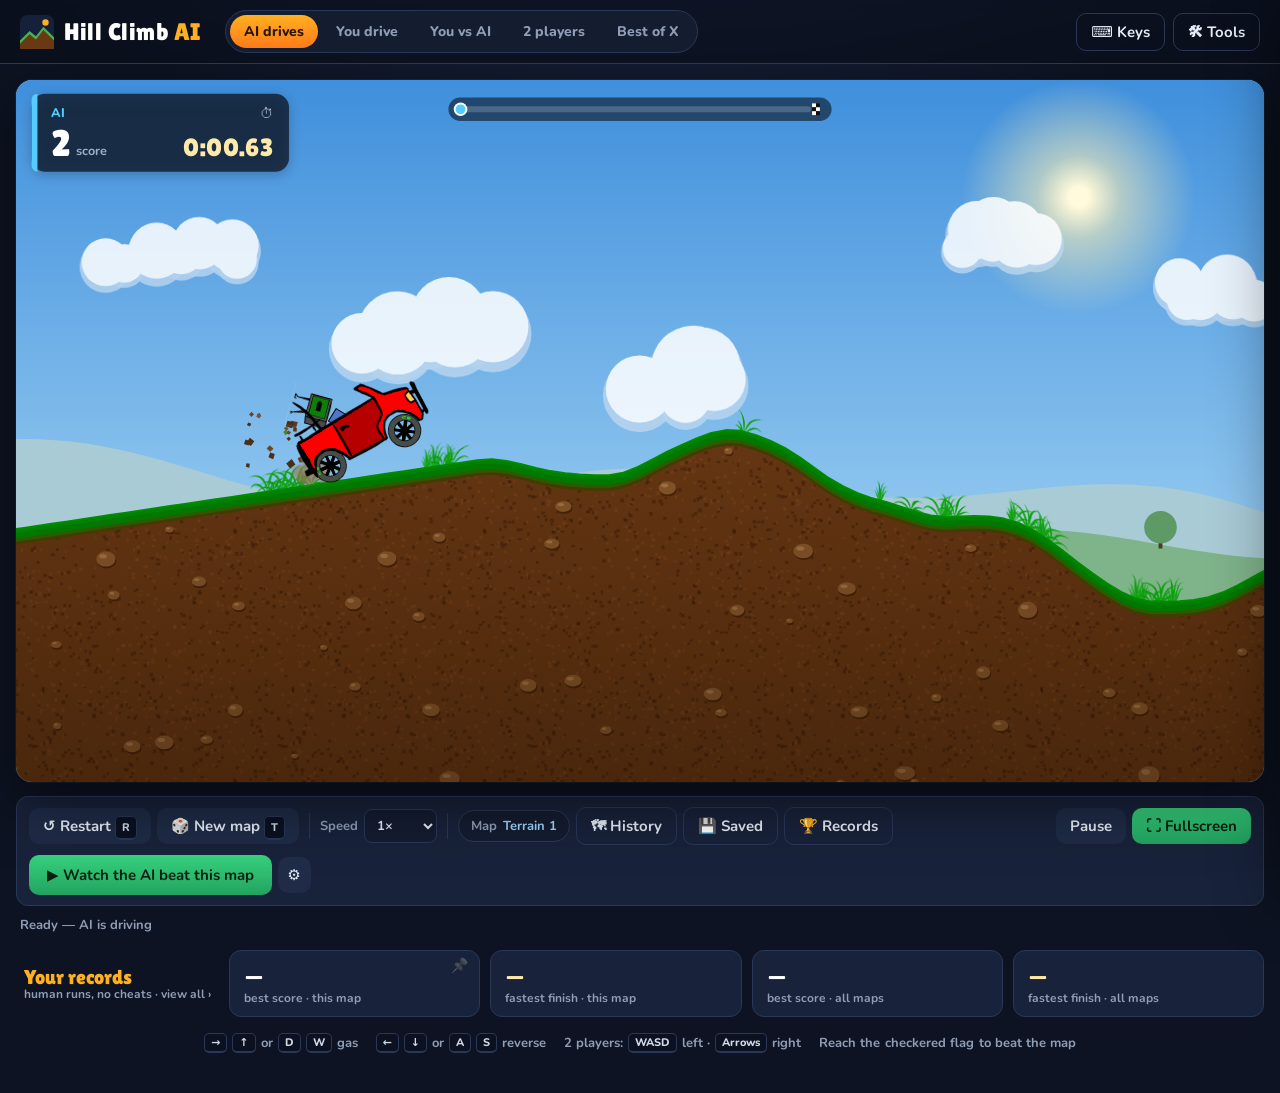
<file: web/index.html>
<!DOCTYPE html>
<html lang="en">
<head>
<meta charset="utf-8">
<meta name="viewport" content="width=device-width, initial-scale=1">
<title>Hill Climb AI</title>
<meta name="description" content="Drive a physics hill-climb car yourself, race a trained AI, or watch it beat the game.">
<link rel="icon" href="data:image/svg+xml,%3Csvg xmlns='http://www.w3.org/2000/svg' viewBox='0 0 64 64'%3E%3Crect width='64' height='64' rx='14' fill='%2315203a'/%3E%3Cpath d='M0 48 L18 30 L30 40 L44 22 L64 42 V64 H0Z' fill='%234caf50'/%3E%3Cpath d='M0 54 L18 36 L30 46 L44 28 L64 48 V64 H0Z' fill='%236a3913'/%3E%3Ccircle cx='48' cy='14' r='6' fill='%23ffb020'/%3E%3C/svg%3E">
<link rel="preconnect" href="https://fonts.googleapis.com">
<link rel="preconnect" href="https://fonts.gstatic.com" crossorigin>
<link href="https://fonts.googleapis.com/css2?family=Lilita+One&family=Nunito:wght@600;700;800&display=swap" rel="stylesheet">
<link rel="stylesheet" href="style.css">
</head>
<body>

<header class="topbar">
  <div class="brand">
    <svg class="brand-mark" viewBox="0 0 64 64" aria-hidden="true"><rect width="64" height="64" rx="14" fill="#15203a"/><path d="M0 48 L18 30 L30 40 L44 22 L64 42 V64 H0Z" fill="#4caf50"/><path d="M0 54 L18 36 L30 46 L44 28 L64 48 V64 H0Z" fill="#6a3913"/><circle cx="48" cy="14" r="6" fill="#ffb020"/></svg>
    <span class="brand-name">Hill Climb <em>AI</em></span>
  </div>
  <!-- The mode tabs drive the hidden #mode select, which stays the single source of the
       current mode (Alt+1…5 and the search code read/write it). Order matches Alt+N. -->
  <nav class="modes" id="mode_tabs" aria-label="Game mode">
    <button data-mode="ai" title="Watch the AI drive (Alt+1)">AI drives</button>
    <button data-mode="human" title="Drive it yourself (Alt+2)">You drive</button>
    <button data-mode="vs" title="Race the AI on the same map (Alt+3)">You vs AI</button>
    <button data-mode="hvh" title="Two players, split screen: WASD vs arrows (Alt+4)">2 players</button>
    <button data-mode="bestofx" title="Run the AI X times and keep the best (Alt+5)">Best of X</button>
    <button data-mode="aivai" class="dev-only" title="Dev: main AI vs AI B on the same map">AI vs AI</button>
  </nav>
  <select id="mode" aria-hidden="true" tabindex="-1">
    <option value="ai">AI only</option>
    <option value="human">Human only</option>
    <option value="vs">Human vs AI</option>
    <option value="hvh">Human vs Human (split)</option>
    <option value="bestofx">Best of X (AI)</option>
    <option value="aivai">AI vs AI (dev)</option>
  </select>
  <div class="topbar-right">
    <button id="keybinds_btn" class="ghost" title="Keyboard shortcuts">⌨ Keys</button>
    <button id="drawer_btn" class="ghost" title="Readouts, cheats and debug tools">🛠 Tools</button>
  </div>
</header>

<main class="main">
  <div class="stage-frame" id="stage_frame">
    <canvas id="stage" width="1280" height="720" tabindex="0"></canvas>
    <div id="toast" role="status"></div>
    <label id="endcard_cheats" class="endcard-toggle" style="display:none;"
           title="Also show records set with cheats (⚠ red = a cheated run set it)">
      <input type="checkbox"> Show cheat records</label>
  </div>

  <div class="toolbar">
    <div class="group">
      <button id="reset_pos" title="Put the car(s) back at the start of this same map (R)">↺ Restart <kbd>R</kbd></button>
      <button id="reset" title="Generate a brand-new random map (T)">🎲 New map <kbd>T</kbd></button>
    </div>
    <div class="sep"></div>
    <label class="group label" title="Simulation speed (Shift+Scroll also steps this). Slow-mo runs aren't recorded.">Speed
      <select id="speed">
        <option value="0.25">0.25×</option>
        <option value="0.5">0.5×</option>
        <option value="1" selected>1×</option>
        <option value="2">2×</option>
        <option value="4">4×</option>
        <option value="8">8×</option>
      </select>
    </label>
    <div class="sep"></div>
    <div class="group">
      <span class="chip" title="The map you're on"><span class="lbl">Map</span><span id="current_terrain_box">—</span></span>
      <button id="terrains_btn" class="ghost" title="Maps generated this session — click to re-load one">🗺 History</button>
      <button id="saved_btn" class="ghost" title="Maps you've saved in this browser — save, load, or delete">💾 Saved</button>
      <button id="records_btn" class="ghost" title="Every map you hold a record on — load one to beat it">🏆 Records</button>
    </div>
    <div class="group push-right">
      <button id="pause" title="Pause / Resume (P)">Pause</button>
      <button id="fullscreen_btn" class="primary" title="Fullscreen the game screen (Esc to exit)">⛶ Fullscreen</button>
    </div>
    <div class="group cta">
      <button id="backtrack_run" class="primary" title="Run the rewind-and-retry search on THIS map, then replay it — it flies off the end if it can, otherwise it shows the best run it managed.">▶ Watch the AI beat this map</button>
      <button id="backtrack_abort" class="danger" style="display:none;">Abort</button>
      <details class="pop">
        <summary title="Search settings">⚙</summary>
        <div class="pop-body">
          <label>Tick budget
            <input id="backtrack_budget" type="number" value="120000" min="5000" step="10000" title="Max physics ticks before giving up (hard maps need more)">
          </label>
          The search gives up after this many physics ticks. Raise it if the AI keeps
          running out on a hard map.
        </div>
      </details>
    </div>
  </div>

  <div id="bestofx_panel" style="display:none;">
    <div class="row">
      <label class="label">Max attempts (X)
        <input id="bestofx_n" type="number" value="15" min="1" max="200" title="Stops early once a map is solved (an attempt reaches the finish). More attempts solve more maps, with diminishing returns."></label>
      <button id="bestofx_run" class="primary">Run</button>
      <button id="bestofx_abort" class="danger" style="display:none;">Abort</button>
      <span id="bestofx_status"></span>
      <span id="bestofx_results" style="display:none;">
        <label class="label">Pick run
          <select id="bestofx_select"></select>
        </label>
        <button id="bestofx_watch">Watch</button>
      </span>
    </div>
  </div>

  <div class="subbar">
    <span id="status">Loading model + physics…</span>
    <span id="backtrack_replaying" class="pill" style="display:none;">● Replaying run</span>
    <span id="backtrack_status"></span>
  </div>

  <section class="records" aria-label="Your records">
    <button class="records-title" id="records_title_btn" title="Open the Records menu">Your records<small>human runs, no cheats · view all ›</small></button>
    <div class="rec" id="rec_map_score"><div class="rec-val">—</div><div class="rec-sub">best score · this map</div>
      <button id="rec_pin" class="rec-pin" title="Pin this map: keep it in Records for good, without saving it">📌</button></div>
    <div class="rec time" id="rec_map_time"><div class="rec-val">—</div><div class="rec-sub">fastest finish · this map</div></div>
    <div class="rec" id="rec_all_score"><div class="rec-val">—</div><div class="rec-sub">best score · all maps</div></div>
    <div class="rec time" id="rec_all_time"><div class="rec-val">—</div><div class="rec-sub">fastest finish · all maps</div></div>
  </section>

  <div class="hint">
    <span><kbd>→</kbd><kbd>↑</kbd> or <kbd>D</kbd><kbd>W</kbd> gas</span>
    <span><kbd>←</kbd><kbd>↓</kbd> or <kbd>A</kbd><kbd>S</kbd> reverse</span>
    <span>2 players: <kbd>WASD</kbd> left · <kbd>Arrows</kbd> right</span>
    <span>Reach the <b>checkered flag</b> to beat the map</span>
  </div>
</main>

<!-- Tools drawer: readouts, cheats, status messages, debug. Every control keeps its
     keyboard shortcut, so it works with the drawer closed too. -->
<aside id="drawer" class="drawer" aria-label="Tools">
  <div class="drawer-head">
    <h2>🛠 Tools</h2>
    <button id="drawer_close" class="ghost" title="Close (Esc)">✕</button>
  </div>

  <h3>Readouts</h3>
  <label class="toggle" title="Height above the fall-off line, in metres"><input type="checkbox" id="bp_altimeter"><span class="sw"></span>Altimeter<kbd>H</kbd></label>
  <label class="toggle" title="Whole-vehicle speed in m/s"><input type="checkbox" id="bp_speed"><span class="sw"></span>Velocity<kbd>V</kbd></label>
  <label class="toggle" title="Your current-position score (drops if you roll back)"><input type="checkbox" id="bp_distance"><span class="sw"></span>Current distance<kbd>C</kbd></label>

  <h3>Cheats</h3>
  <label class="toggle" title="Head hits / falling off / AI timeout won't kill"><input type="checkbox" id="bp_invince"><span class="sw"></span>Invincible<kbd>I</kbd></label>
  <label class="toggle" title="Gravity off — everything keeps its velocity"><input type="checkbox" id="bp_zerog"><span class="sw"></span>Zero-G<kbd>Z</kbd></label>
  <label class="toggle" title="WASD/arrows fly at constant speed; scroll = speed"><input type="checkbox" id="bp_flight"><span class="sw"></span>Flight<kbd>G</kbd></label>
  <label class="toggle" title="WASD/arrows thrust like a rocket; scroll = thrust"><input type="checkbox" id="bp_rocket"><span class="sw"></span>Rocket<kbd>J</kbd></label>
  <label class="toggle" title="Mirror every movement key (a handicap — still counts for records)"><input type="checkbox" id="bp_reverse"><span class="sw"></span>Reverse controls<kbd>K</kbd></label>
  <div class="btn-grid" style="margin-top:8px;">
    <button id="bp_float" title="Lift every car ~300px, keeping velocity (F)">Float <kbd>F</kbd></button>
    <button id="bp_stop" title="Zero all velocity on every car (X)">Stop <kbd>X</kbd></button>
    <button id="bp_underworld" title="Drop every car to 1.5 m above the fall-off line (U)">Underworld <kbd>U</kbd></button>
    <button id="bp_openexit" title="Toggle the underworld's right wall (E)"><span class="btn-label">Open Exit</span> <kbd>E</kbd></button>
    <button id="bp_teleport" title="Teleport the car(s): X = score, Y = altitude">Teleport…</button>
  </div>
  <p class="note">Any cheat (and slow-mo below 1×) makes that run count toward cheat records only. Reverse controls still counts.</p>

  <h3>Messages</h3>
  <span id="bp_status"></span>

  <details id="advanced_panel">
    <summary>🧪 Physics playground</summary>
    <div class="tune-presets">
      <span class="dbg-lbl">Presets (they stack):</span>
      <div id="tune_presets" class="tune-preset-btns"></div>
      <button id="tune_resetall" class="danger">Reset all</button>
    </div>
    <div id="tune_root"></div>
    <p class="note">Changes affect every car, the AI included (it was trained on stock physics, so expect chaos). Any change makes the run count toward cheat records only. Double-click a knob's name to reset it.</p>
  </details>

  <!-- Dev mode (game/dev.js): hidden until unlocked with the password. -->
  <section id="dev_section" class="dev-only">
    <div class="dev-head"><h3>🔧 Dev mode</h3><button id="dev_lock" class="ghost" title="Hide the dev tools again">Lock</button></div>
    <label class="toggle" title="Draw the AI's look-ahead probes, wheel-contact flags and action probabilities"><input type="checkbox" id="dev_vision"><span class="sw"></span>AI vision</label>
    <label class="toggle" title="Draw Box2D shapes, joints, contact points and velocities"><input type="checkbox" id="dev_b2d"><span class="sw"></span>Box2D debug draw</label>
    <div class="dbg">
      Time (<kbd>.</kbd> step · <kbd>Q</kbd> save · <kbd>L</kbd> load):<br>
      <button id="dev_step" title="Pause and advance exactly one physics tick (.)">⏭ Step tick</button>
      <button id="dev_qsave" title="Save the whole sim state (Q)">💾 Quick-save</button>
      <button id="dev_qload" title="Restore the quick-save (L) — the run then counts as cheated">⤺ Quick-load</button>
    </div>
    <div class="dbg">
      Models — main: <b id="dev_model_a">deployed</b> · AI B: <b id="dev_model_b">deployed</b><br>
      <button id="dev_load_a" title="Pick an .onnx and its policy_meta.json">Load main AI…</button>
      <button id="dev_load_b" title="Pick an .onnx and its policy_meta.json">Load AI B…</button>
      <button id="dev_models_reset">Both → deployed</button>
      <input type="file" id="dev_model_file" accept=".onnx,.json" multiple hidden>
    </div>
    <div class="dbg">
      Map JSON (loads in the Python harness: <code>--map-json</code>):<br>
      <button id="dev_map_copy">Copy</button>
      <button id="dev_map_dl">Download</button>
      <button id="dev_map_paste">Paste</button>
      <button id="dev_map_open">Open file…</button>
      <input type="file" id="dev_map_file" accept=".json" hidden>
    </div>
    <div class="dbg">
      Spin-investigation presets:<br>
      <button id="bp_unmask" class="danger" title="No damping + stiff under-damped suspension: exposes the suspension-resonance spin">🔥 Unmask</button>
      <button id="bp_motorspin" class="danger" title="Motor speed ×2: reproduces the sustained CCW spin">🌀 Motor-spin</button>
    </div>
    <div class="dbg">
      Human runs (every clean run you drive while dev mode is on):<br>
      <button id="hr_download" title="Download every stored run: per-tick actions + the terrain">💾 Save runs</button>
      <button id="hr_clear" class="danger" title="Delete every stored run from this browser">Clear all</button><br>
      <span id="hr_count"></span>
      <div id="hr_list"></div>
    </div>
    <div class="dbg">
      Bug probe <span>(use <b>You drive</b>)</span>:<br>
      <button id="bp_flag" title="Mark this moment in the recording so it is easy to find later" style="background:#a63;">⚑ Flag unusual</button>
      <button id="bp_download">Download recording</button><br>
      <span id="bp_live"></span>
    </div>
  </section>
  <button id="dev_unlock_btn" class="dev-unlock" title="Developer tools (password)">🔒 Dev</button>
</aside>

<div id="dev_panel" class="hcr-modal">
  <div class="modal-title">🔒 Dev mode</div>
  <form id="dev_form" class="dev-form" autocomplete="off">
    <input id="dev_pw" type="password" placeholder="Password" aria-label="Dev password">
    <button type="submit" class="primary">Unlock</button>
  </form>
  <div id="dev_err" class="modal-note"></div>
  <div class="modal-footer"><button id="dev_close">Cancel (Esc)</button></div>
</div>

<div id="keybinds_panel" class="hcr-modal" style="display:none;">
  <div class="modal-title">⌨ Keyboard shortcuts</div>
  <table class="keys">
    <tr class="sec"><td colspan="2">Driving</td></tr>
    <tr><td><kbd>→</kbd> <kbd>↑</kbd> / <kbd>D</kbd> <kbd>W</kbd></td><td>Gas (forward)</td></tr>
    <tr><td><kbd>←</kbd> <kbd>↓</kbd> / <kbd>A</kbd> <kbd>S</kbd></td><td>Reverse — either set works in single-player</td></tr>
    <tr><td><kbd>WASD</kbd> / <kbd>Arrows</kbd></td><td>2 players: left player / right player</td></tr>
    <tr class="sec"><td colspan="2">Game</td></tr>
    <tr><td><kbd>R</kbd></td><td>Restart (same map)</td></tr>
    <tr><td><kbd>T</kbd></td><td>New map</td></tr>
    <tr><td><kbd>P</kbd></td><td>Pause / Resume</td></tr>
    <tr><td><kbd>Alt</kbd>+<kbd>1</kbd>…<kbd>5</kbd></td><td>Mode: AI drives · You drive · You vs AI · 2 players · Best of X</td></tr>
    <tr><td><kbd>Shift</kbd>+Scroll</td><td>Sim speed (0.25×–8×, scroll up = faster)</td></tr>
    <tr class="sec"><td colspan="2">Readouts</td></tr>
    <tr><td><kbd>H</kbd></td><td>Altimeter</td></tr>
    <tr><td><kbd>V</kbd></td><td>Velocity</td></tr>
    <tr><td><kbd>C</kbd></td><td>Current distance (under your score)</td></tr>
    <tr class="sec"><td colspan="2">Cheats (runs using them aren't recorded)</td></tr>
    <tr><td><kbd>I</kbd></td><td>Invincible</td></tr>
    <tr><td><kbd>Z</kbd></td><td>Zero-G</td></tr>
    <tr><td><kbd>F</kbd></td><td>Float car up</td></tr>
    <tr><td><kbd>U</kbd></td><td>Underworld (drop to 1.5 m above the fall-off line)</td></tr>
    <tr><td><kbd>X</kbd></td><td>Stop (zero all velocity)</td></tr>
    <tr><td><kbd>E</kbd></td><td>Open / close the underworld exit</td></tr>
    <tr><td><kbd>G</kbd></td><td>Flight: ↑/W fwd, ↓/S back, ←/A &amp; →/D rotate; scroll = speed</td></tr>
    <tr><td><kbd>J</kbd></td><td>Rocket: ↑/W &amp; ↓/S thrust, ←/A &amp; →/D rotate; scroll = thrust</td></tr>
    <tr><td><kbd>K</kbd></td><td>Reverse controls (mirrors every movement key)</td></tr>
    <tr class="sec dev-only"><td colspan="2">Dev mode</td></tr>
    <tr class="dev-only"><td><kbd>.</kbd></td><td>Pause + step one physics tick (hold to repeat)</td></tr>
    <tr class="dev-only"><td><kbd>Q</kbd> / <kbd>L</kbd></td><td>Quick-save / quick-load the sim state</td></tr>
  </table>
  <div class="modal-footer"><button id="keybinds_close">Close (Esc)</button></div>
</div>
<div id="terrains_panel" class="hcr-modal">
  <div class="modal-title">🗺 Map history</div>
  <div class="modal-note">Maps generated this session, newest first. They're cleared when you close
    the page — use <b>Saved → Save current map</b> to keep one.</div>
  <div id="terrains_list" class="menu-list"></div>
  <div class="modal-footer"><button id="terrains_close">Close (Esc)</button></div>
</div>
<div id="saved_panel" class="hcr-modal">
  <div class="modal-title">💾 Saved maps</div>
  <div style="text-align:center; margin-bottom:10px;">
    <button id="save_current_btn" class="primary">＋ Save current map</button>
  </div>
  <div id="saved_list" class="menu-list"></div>
  <div class="modal-footer"><button id="saved_close">Close (Esc)</button></div>
</div>
<div id="records_panel" class="hcr-modal">
  <div class="modal-title">🏆 Record maps</div>
  <div class="modal-note">Maps worth keeping: a fastest-quarter finish, a map you keep retrying, an all-maps best,
    or one you <b>📌 pin</b>. Every other map you play stays unlisted for 7 days after your last attempt.
    Saved maps show their Saved name. <b>Load</b> a map to try to beat your record on it.</div>
  <div id="records_summary" class="rec-summary"></div>
  <div class="rec-sortbar">
    <span class="label">Sort by</span>
    <div class="seg" id="records_sort">
      <button data-sort="id" title="The order you first set a record on each map">Order set</button>
      <button data-sort="score" title="Highest best score (distance) first">Best score</button>
      <button data-sort="time" title="Fastest finish first; maps you haven't finished go last">Best time</button>
    </div>
    <label class="rec-cheat-toggle" title="Also show records set with cheats (⚠ red = a cheated run set it)">
      <input type="checkbox" id="records_show_cheats"> Show cheat records</label>
    <label class="rec-all-toggle" title="Also show unlisted maps, which expire 7 days after your last attempt">
      <input type="checkbox" id="records_show_all"> Show all</label>
  </div>
  <div id="records_list" class="menu-list"></div>
  <div class="modal-footer"><button id="records_close">Close (Esc)</button></div>
</div>
<div id="teleport_panel" class="hcr-modal">
  <div class="modal-title">✈ Teleport</div>
  <div class="teleport-row"><label for="teleport_x">X — score</label><input id="teleport_x" type="number" step="10"></div>
  <div class="teleport-row"><label for="teleport_y">Y — altitude (m)</label><input id="teleport_y" type="number" step="1"></div>
  <div class="modal-note" style="text-align:left; max-width:320px;">
    X is the <b>score</b> (distance); Y is <b>altitude</b> in metres above the fall-off line (the
    Altimeter reading). Velocity is preserved — turn on Invincible if you land somewhere risky.</div>
  <div class="modal-footer">
    <button id="teleport_go" class="primary">Teleport</button>
    <button id="teleport_close">Cancel (Esc)</button>
  </div>
</div>

<!-- ONNX Runtime Web first (local copy — avoid CDN race / global conflicts) -->
<script src="libraries/ort.min.js"></script>
<!-- Box2D.js (Emscripten port of Box2D 2.0/2.1 C++) -->
<script src="libraries/Box2d.js"></script>

<script>
// ----------------------------------------------------------------
// Tiny p5 polyfills — only what Ground.js / Wheel.js / Car.js / Person.js
// actually call (random, noise, abs, floor, min, max, map, constrain).
// Real p5.js was the source of an "undefined" error here. These suffice.
// ----------------------------------------------------------------
// p5 math constants (Car.js uses `motorSpeed * PI`)
var PI = Math.PI;
var TWO_PI = 2 * Math.PI;
var HALF_PI = Math.PI / 2;
var QUARTER_PI = Math.PI / 4;

// Direct JS port of p5.js's noise() — exact match for python/p5_noise.py
// and the noise the current model (ai_policy.onnx = ppo_p5_combo_a) trained on.
// 4-octave value-noise with cosine-smoothstep fade and a 4096-entry random
// lookup table. Permutation table is freshly seeded per terrain reset
// (_perlinSeed), so consecutive "Reset" clicks give different maps.
function _mulberry32(seed) {
  var t = seed >>> 0;
  return function() {
    t = (t + 0x6D2B79F5) >>> 0;
    var r = t;
    r = Math.imul(r ^ (r >>> 15), r | 1);
    r ^= r + Math.imul(r ^ (r >>> 7), r | 61);
    return ((r ^ (r >>> 14)) >>> 0) / 4294967296;
  };
}

var P5N_YWRAPB        = 4;
var P5N_YWRAP         = 1 << P5N_YWRAPB;   // 16
var P5N_ZWRAPB        = 8;
var P5N_ZWRAP         = 1 << P5N_ZWRAPB;   // 256
var P5N_SIZE          = 4095;
var P5N_OCTAVES       = 4;
var P5N_AMP_FALLOFF   = 0.5;
var _p5PerlinArr = null;

function _p5ScaledCosine(t) {
  return 0.5 * (1.0 - Math.cos(t * Math.PI));
}

function _perlinSeed(seed) {
  // p5 fills the table with Math.random() — we use a seeded mulberry32 so
  // reset gives reproducible terrains and the character matches python/p5_noise.py.
  var rng = _mulberry32(seed | 0);
  _p5PerlinArr = new Float32Array(P5N_SIZE + 1);
  for (var i = 0; i <= P5N_SIZE; i++) _p5PerlinArr[i] = rng();
}

function noise(x, y, z) {
  if (_p5PerlinArr === null) _perlinSeed(Math.floor(Math.random() * 0x7FFFFFFF));
  y = y || 0; z = z || 0;
  if (x < 0) x = -x;
  if (y < 0) y = -y;
  if (z < 0) z = -z;

  var xi = Math.floor(x), yi = Math.floor(y), zi = Math.floor(z);
  var xf = x - xi, yf = y - yi, zf = z - zi;
  var rxf, ryf;
  var r = 0;
  var ampl = 0.5;
  var n1, n2, n3;

  for (var o = 0; o < P5N_OCTAVES; o++) {
    var of = xi + (yi << P5N_YWRAPB) + (zi << P5N_ZWRAPB);
    rxf = _p5ScaledCosine(xf);
    ryf = _p5ScaledCosine(yf);

    n1 = _p5PerlinArr[of & P5N_SIZE];
    n1 += rxf * (_p5PerlinArr[(of + 1) & P5N_SIZE] - n1);
    n2 = _p5PerlinArr[(of + P5N_YWRAP) & P5N_SIZE];
    n2 += rxf * (_p5PerlinArr[(of + P5N_YWRAP + 1) & P5N_SIZE] - n2);
    n1 += ryf * (n2 - n1);

    of += P5N_ZWRAP;
    n2 = _p5PerlinArr[of & P5N_SIZE];
    n2 += rxf * (_p5PerlinArr[(of + 1) & P5N_SIZE] - n2);
    n3 = _p5PerlinArr[(of + P5N_YWRAP) & P5N_SIZE];
    n3 += rxf * (_p5PerlinArr[(of + P5N_YWRAP + 1) & P5N_SIZE] - n3);
    n2 += ryf * (n3 - n2);

    n1 += _p5ScaledCosine(zf) * (n2 - n1);

    r += n1 * ampl;
    ampl *= P5N_AMP_FALLOFF;
    xi <<= 1; xf *= 2;
    yi <<= 1; yf *= 2;
    zi <<= 1; zf *= 2;
    if (xf >= 1.0) { xi++; xf--; }
    if (yf >= 1.0) { yi++; yf--; }
    if (zf >= 1.0) { zi++; zf--; }
  }
  return r;
}
function random(a, b) {
  if (a === undefined) return Math.random();
  if (b === undefined) return Math.random() * a;
  return a + Math.random() * (b - a);
}
function abs(x) { return Math.abs(x); }
function floor(x) { return Math.floor(x); }
function min(a, b) { return Math.min(a, b); }
function max(a, b) { return Math.max(a, b); }
function map(v, a, b, c, d) { return c + (d - c) * ((v - a) / (b - a)); }
function constrain(v, lo, hi) { return Math.min(hi, Math.max(lo, v)); }

// ----------------------------------------------------------------
// Globals + polyfills that the game classes (Car/Wheel/Person/Ground)
// reference. We're loading the EXACT JS files the browser game uses,
// unmodified, so we have to make these names exist.
// ----------------------------------------------------------------
var SCALE = 30;
var SPAWN_X = 350;
var CANVAS_WIDTH = 1280, CANVAS_HEIGHT = 720;
var canvas = { width: CANVAS_WIDTH, height: CANVAS_HEIGHT };

// --- p5 / physics-class compat shims ---
// grassSprites, spawningY and difficulty ARE read by Ground.js during terrain gen
// here. panX/panY/nextPanX/humanPlaying/fightMode/humanPlayer/reset exist only for
// the physics classes' p5 show()/update() methods, which THIS site never calls
// (they're used by legacy_neat/) — kept so those methods resolve.
var panX = 0, panY = 0, nextPanX = 0;
var humanPlaying = true;        // disables Car.update()'s no-progress death
var fightMode = false;
var humanPlayer = null;
var reset = false;
var difficulty = 50;
var grassSprites = { length: 5 };   // Ground.js only reads .length
var spawningY = 0;                  // Ground.randomizeGround() writes this

var WHEEL_CATEGORY = 0x1, CHASSIS_CATEGORY = 0x2;
var GRASS_CATEGORY = 0x4, DIRT_CATEGORY = 0x8;
var PERSON_CATEGORY = 0x10;
var WHEEL_MASK = GRASS_CATEGORY;
var CHASSIS_MASK = DIRT_CATEGORY;
var GRASS_MASK = WHEEL_CATEGORY | PERSON_CATEGORY;
var DIRT_MASK = CHASSIS_CATEGORY;
var PERSON_MASK = GRASS_CATEGORY;

// Box2D shorthands
var Vec2 = Box2D.Common.Math.b2Vec2;
var b2BodyDef = Box2D.Dynamics.b2BodyDef;
var b2Body = Box2D.Dynamics.b2Body;
var b2FixtureDef = Box2D.Dynamics.b2FixtureDef;
var b2World = Box2D.Dynamics.b2World;
var b2PolygonShape = Box2D.Collision.Shapes.b2PolygonShape;
var b2CircleShape = Box2D.Collision.Shapes.b2CircleShape;
var b2StaticBody = Box2D.Dynamics.b2Body.b2_staticBody;
var b2DynamicBody = Box2D.Dynamics.b2Body.b2_dynamicBody;
var b2RevoluteJointDef = Box2D.Dynamics.Joints.b2RevoluteJointDef;
var b2PrismaticJointDef = Box2D.Dynamics.Joints.b2PrismaticJointDef;
var b2DistanceJointDef = Box2D.Dynamics.Joints.b2DistanceJointDef;
var b2FilterData = Box2D.Dynamics.b2FilterData;

// Raise Box2D's speed cap 10x: b2_maxTranslation 2.0 -> 20 m/step = 60 -> 600 m/s at
// 30 fps (the stock cap makes Rocket/fast-fall cheats misbehave). Browser-only; safe
// (continuous collision still catches fast bodies; legit play never exceeds ~30 m/s).
Box2D.Common.b2Settings.b2_maxTranslation = 20.0;
Box2D.Common.b2Settings.b2_maxTranslationSquared = 20.0 * 20.0;

// p5 helper polyfills (the ones Car/Wheel/Person use that aren't covered by p5)
function createVector(x, y) { return { x: x, y: y }; }
function color() { return null; }
</script>

<!-- Load the unmodified game classes -->
<script src="Wheel.js"></script>
<script src="Person.js"></script>
<script src="Car.js"></script>
<script src="Ground.js"></script>
<!-- AI policy / agent interface — keep all model + obs + action logic here -->
<script src="ai_policy.js"></script>

<!-- Publish the classic-script globals (physics classes, Box2D handles, p5 noise
     seeder, AI policy factory) onto window.HCR so the ES modules can import them.
     They live in the classic global LEXICAL scope (class/const) and are otherwise
     invisible to module scope. The physics files MUST stay classic — they are loaded
     verbatim into V8 for training and by legacy_neat/. See game/bridge.js. -->
<script>
// Physics-playground size knobs (game/tune.js fills in the rest of HCR_TUNE). Browser-
// only construction wrappers — the physics files stay untouched, and at the defaults
// (all ×1) every car is built exactly as the unmodified classes build it.
window.HCR_TUNE = { chassisLen: 1, chassisHt: 1, wheelSize: 1, wheelbase: 1, driverSize: 1 };
(function () {
  const TU = window.HCR_TUNE;
  // Car's constructor assigns these then builds from them: scale on assignment. (Get/set
  // only — Box2d.js replaces Object.defineProperty with a polyfill that ignores `value`.)
  [["chassisWidth", "chassisLen"], ["chassisHeight", "chassisHt"], ["wheelSize", "wheelSize"]].forEach(([prop, key]) => {
    const slot = "_hcr_" + prop;
    Object.defineProperty(Car.prototype, prop, {
      get() { return this[slot]; },
      set(v) { this[slot] = v * TU[key]; },
    });
  });
})();
const _WheelBase = Wheel, _PersonBase = Person, _CarBase = Car;
Wheel = class extends _WheelBase {
  constructor(x, y, r, chassisBody, world) {
    const k = window.HCR_TUNE.wheelbase;   // move the mount point toward/away from the chassis centre
    if (k !== 1 && chassisBody) { const cx = chassisBody.GetPosition().x * SCALE; x = cx + (x - cx) * k; }
    super(x, y, r, chassisBody, world);
  }
};
Person = class extends _PersonBase {
  constructor(x, y, w, h, world) { const k = window.HCR_TUNE.driverSize; super(x, y, w * k, h * k, world); }
};
Car = class extends _CarBase {
  constructor(...a) { super(...a); if (window.HCR_onCar) window.HCR_onCar(this); }
};
</script>

<script>
window.HCR = {
  Car: Car, Ground: Ground,
  Box2D: Box2D, Vec2: Vec2, b2World: b2World, b2StaticBody: b2StaticBody,
  perlinSeed: _perlinSeed,
  AiPolicy: AiPolicy,
};
</script>

<!-- The game app, split into ES modules under game/ (state, bridge, geom, modes,
     sim, render, cheats, search, input, main). main.js loads assets + the agent,
     runs the wall-clock loop, and wires the DOM. -->
<script type="module" src="game/main.js"></script>

</body>
</html>
</file>
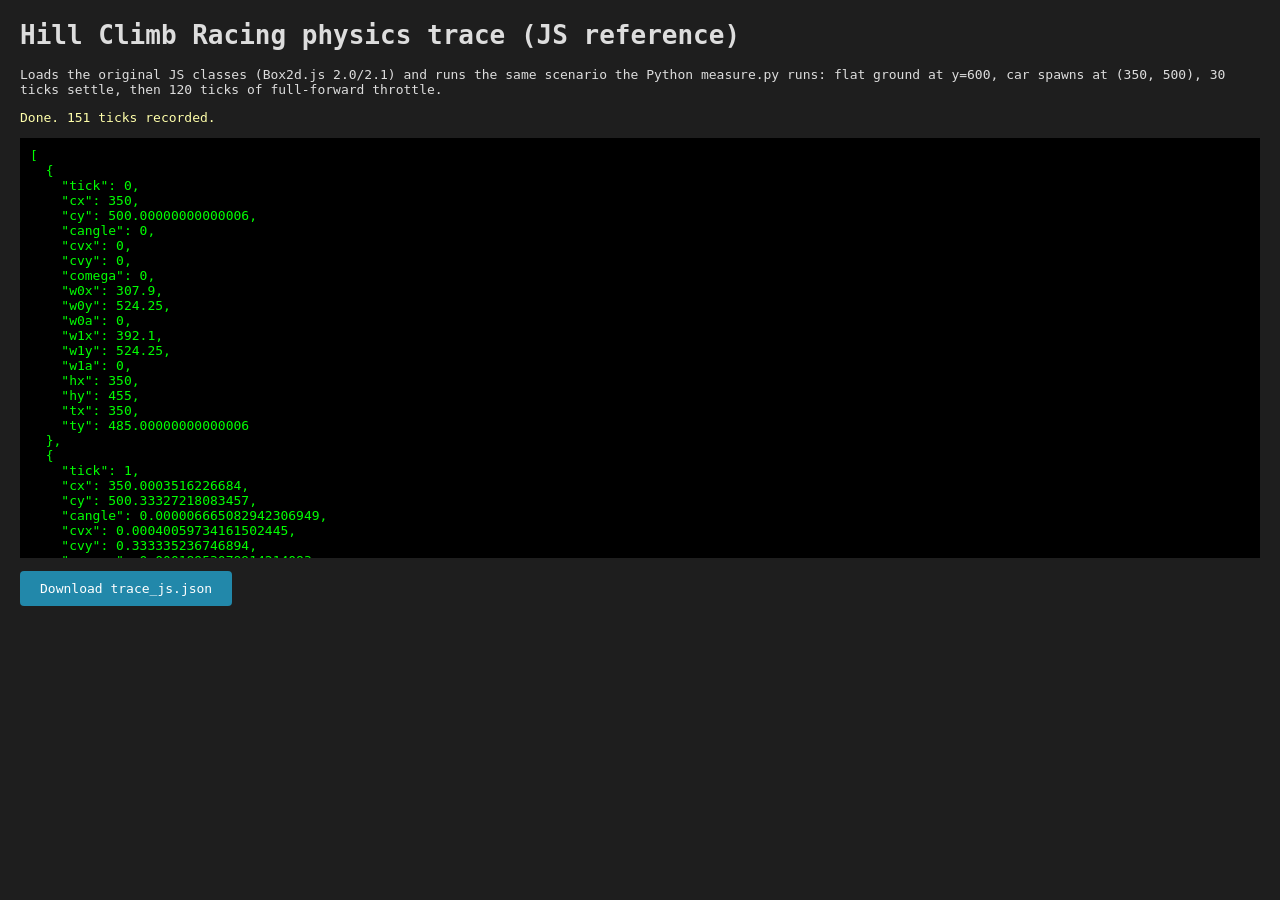
<file: analysis_artifacts/measure.html>
<!DOCTYPE html>
<html>
<head>
<meta charset="utf-8">
<title>HCR Physics Trace (JS reference)</title>
<style>
  body { font-family: monospace; margin: 20px; background: #1e1e1e; color: #ddd; }
  pre { background: #000; color: #0f0; padding: 10px; max-height: 400px; overflow: auto; }
  a.download { display: inline-block; padding: 10px 20px; background: #28a; color: white; text-decoration: none; border-radius: 4px; }
  .meta { color: #ffa; }
</style>
</head>
<body>
<h1>Hill Climb Racing physics trace (JS reference)</h1>
<p>Loads the original JS classes (Box2d.js 2.0/2.1) and runs the same scenario the Python <code>measure.py</code> runs:
  flat ground at y=600, car spawns at (350, 500), 30 ticks settle, then 120 ticks of full-forward throttle.</p>
<p class="meta" id="status">Loading...</p>
<pre id="output"></pre>
<a id="download" class="download" style="display:none">Download trace_js.json</a>

<script src="../web/libraries/Box2d.js"></script>
<script>
// ---- p5.js helper polyfills (Car/Wheel/Person.js use these) ----
function createVector(x, y) { return { x: x, y: y }; }
function color() { return null; }
var canvas = { width: 1280, height: 720 };
var PI = Math.PI;     // Car.js: motorSpeed * PI
var TWO_PI = 2 * Math.PI;
function abs(x)   { return Math.abs(x); }
function floor(x) { return Math.floor(x); }
function min(a,b) { return Math.min(a,b); }
function max(a,b) { return Math.max(a,b); }
function map(v,a,b,c,d) { return c + (d-c) * ((v-a)/(b-a)); }
function constrain(v,lo,hi) { return Math.min(hi, Math.max(lo, v)); }

// Globals referenced inside Car.show()/update() — defined so script doesn't crash, never used in physics path.
var panX = 0, panY = 0, nextPanX = 0;
var humanPlaying = true;          // disables Car.update()'s "no progress → dead" path
var fightMode = false;
var humanPlayer = null;
var reset = false;
var SCALE = 30;

// ---- Box2D imports (same as sketch.js) ----
var Vec2 = Box2D.Common.Math.b2Vec2;
var b2BodyDef = Box2D.Dynamics.b2BodyDef;
var b2Body = Box2D.Dynamics.b2Body;
var b2FixtureDef = Box2D.Dynamics.b2FixtureDef;
var b2World = Box2D.Dynamics.b2World;
var b2PolygonShape = Box2D.Collision.Shapes.b2PolygonShape;
var b2CircleShape = Box2D.Collision.Shapes.b2CircleShape;
var b2StaticBody = Box2D.Dynamics.b2Body.b2_staticBody;
var b2DynamicBody = Box2D.Dynamics.b2Body.b2_dynamicBody;
var b2RevoluteJointDef = Box2D.Dynamics.Joints.b2RevoluteJointDef;
var b2PrismaticJointDef = Box2D.Dynamics.Joints.b2PrismaticJointDef;
var b2FilterData = Box2D.Dynamics.b2FilterData;
var b2DistanceJointDef = Box2D.Dynamics.Joints.b2DistanceJointDef;

// ---- Collision categories (same as sketch.js) ----
var WHEEL_CATEGORY  = 0x0001;
var CHASSIS_CATEGORY= 0x0002;
var GRASS_CATEGORY  = 0x0004;
var DIRT_CATEGORY   = 0x0008;
var PERSON_CATEGORY = 0x0010;
var WHEEL_MASK   = GRASS_CATEGORY;
var CHASSIS_MASK = DIRT_CATEGORY;
var GRASS_MASK   = WHEEL_CATEGORY | PERSON_CATEGORY;
var DIRT_MASK    = CHASSIS_CATEGORY;
var PERSON_MASK  = GRASS_CATEGORY;
</script>

<!-- Load the actual game physics classes, unmodified -->
<script src="../web/Wheel.js"></script>
<script src="../web/Person.js"></script>
<script src="../web/Car.js"></script>

<script>
// Hilly terrain vertices in pixel space. First 500px is flat (so the car can
// settle on a known reference height); after that, multi-frequency hills that
// exercise suspension, grip on slopes, and chassis tilt under both directions.
function makeTerrainVerts() {
  var verts = [];
  for (var i = 0; i <= 30; i++) {
    var x = i * 100;
    var y;
    if (x < 500) {
      y = 600;
    } else {
      // multi-frequency wave — 3 sinusoids, deterministic
      var dx = x - 500;
      y = 600 - 25 * Math.sin(dx * 0.003) - 12 * Math.sin(dx * 0.011) + 8 * Math.sin(dx * 0.022);
    }
    verts.push([x, y]);
  }
  return verts;
}

function setupTerrain(world, verts) {
  // Mirrors Ground.js setBodies: one dirt body, one grass body 5px above.
  var bd = new b2BodyDef();
  bd.type = b2StaticBody;
  var body = world.CreateBody(bd);
  body.SetUserData({ id: "ground" });

  function addEdgeSegment(yOffset, mask, cat) {
    for (var i = 1; i < verts.length; i++) {
      var fd = new b2FixtureDef();
      fd.friction = 0.99;
      fd.restitution = 0.1;
      fd.shape = new b2PolygonShape();
      fd.shape.SetAsEdge(
        new Vec2(verts[i - 1][0] / SCALE, (verts[i - 1][1] + yOffset) / SCALE),
        new Vec2(verts[i][0] / SCALE,     (verts[i][1] + yOffset) / SCALE)
      );
      var ft = new b2FilterData();
      ft.categoryBits = cat;
      ft.maskBits = mask;
      body.CreateFixture(fd).SetFilterData(ft);
    }
  }
  addEdgeSegment(0,  DIRT_MASK,  DIRT_CATEGORY);
  addEdgeSegment(-5, GRASS_MASK, GRASS_CATEGORY);
  return body;
}

function record(car, tick) {
  var cp = car.chassisBody.GetPosition();
  var cv = car.chassisBody.GetLinearVelocity();
  return {
    tick: tick,
    cx: cp.x * SCALE, cy: cp.y * SCALE,
    cangle: car.chassisBody.GetAngle(),
    cvx: cv.x, cvy: cv.y,
    comega: car.chassisBody.GetAngularVelocity(),
    w0x: car.wheels[0].body.GetPosition().x * SCALE,
    w0y: car.wheels[0].body.GetPosition().y * SCALE,
    w0a: car.wheels[0].body.GetAngle(),
    w1x: car.wheels[1].body.GetPosition().x * SCALE,
    w1y: car.wheels[1].body.GetPosition().y * SCALE,
    w1a: car.wheels[1].body.GetAngle(),
    hx:  car.person.head.body.GetPosition().x * SCALE,
    hy:  car.person.head.body.GetPosition().y * SCALE,
    tx:  car.person.torso.body.GetPosition().x * SCALE,
    ty:  car.person.torso.body.GetPosition().y * SCALE,
  };
}

function run() {
  var status = document.getElementById("status");
  status.textContent = "Building world...";

  var world = new b2World(new Vec2(0, 10), true);
  var terrainVerts = makeTerrainVerts();
  setupTerrain(world, terrainVerts);

  // Listener: only track wheel.onGround. No head-death (we're on flat ground forward — head won't hit).
  var listener = new Box2D.Dynamics.b2ContactListener();
  listener.BeginContact = function(c) {
    var udA = c.GetFixtureA().GetBody().GetUserData();
    var udB = c.GetFixtureB().GetBody().GetUserData();
    var idA = udA && udA.id, idB = udB && udB.id;
    if (idA === "wheel" && idB === "ground") udA.onGround = true;
    if (idB === "wheel" && idA === "ground") udB.onGround = true;
  };
  listener.EndContact = function(c) {
    var udA = c.GetFixtureA().GetBody().GetUserData();
    var udB = c.GetFixtureB().GetBody().GetUserData();
    var idA = udA && udA.id, idB = udB && udB.id;
    if (idA === "wheel" && idB === "ground") udA.onGround = false;
    if (idB === "wheel" && idA === "ground") udB.onGround = false;
  };
  world.SetContactListener(listener);

  // Car expects this.player.shirtColor* in its constructor (used for color()) — give a dummy player.
  var fakePlayer = { shirtColorR: 128, shirtColorG: 128, shirtColorB: 128, dead: false };
  var car = new Car(350, 500, world, fakePlayer);

  var SETTLE_TICKS  = 30;     // 1 second of settling
  var THROTTLE_TICKS= 120;    // 4 seconds of full throttle
  var trace = [];

  trace.push(record(car, 0));

  for (var i = 1; i <= SETTLE_TICKS; i++) {
    world.Step(1/30, 10, 10);
    world.ClearForces();
    trace.push(record(car, i));
  }

  car.motorOn(true);          // forward
  for (var i = 1; i <= THROTTLE_TICKS; i++) {
    world.Step(1/30, 10, 10);
    world.ClearForces();
    trace.push(record(car, SETTLE_TICKS + i));
  }

  status.textContent = "Done. " + trace.length + " ticks recorded.";
  document.getElementById("output").textContent = JSON.stringify(trace.slice(0, 6), null, 2) + "\n...";

  // Bundle trace + the terrain vertices so the Python side uses identical geometry.
  var payload = { terrain: terrainVerts, trace: trace };
  var blob = new Blob([JSON.stringify(payload)], { type: "application/json" });
  var url = URL.createObjectURL(blob);
  var dl = document.getElementById("download");
  dl.href = url;
  dl.download = "trace_js.json";
  dl.style.display = "inline-block";
  dl.textContent = "Download trace_js.json";
}

window.addEventListener("load", function() {
  try { run(); }
  catch (e) {
    document.getElementById("status").textContent = "ERROR: " + e.message;
    document.getElementById("output").textContent = e.stack;
  }
});
</script>
</body>
</html>
</file>
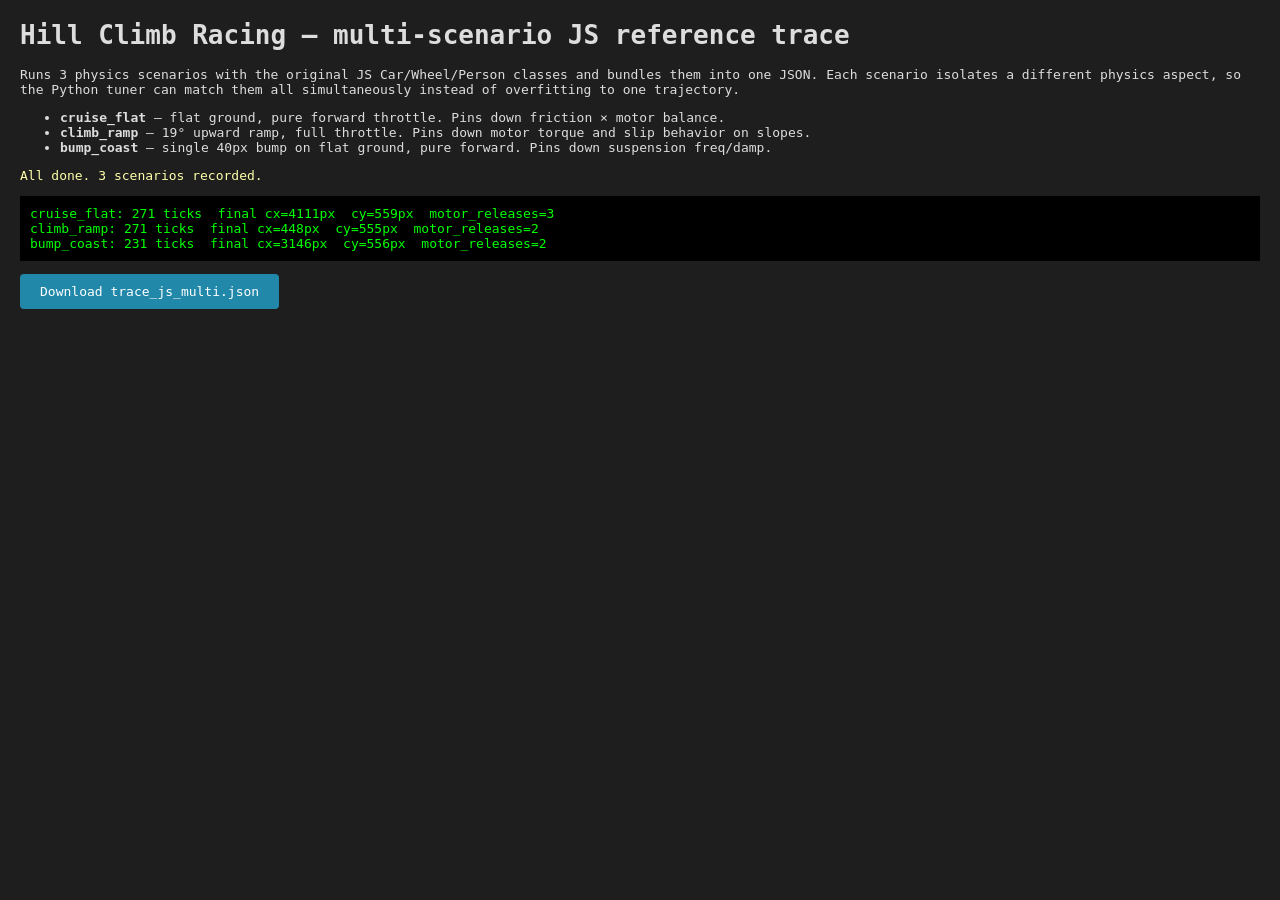
<file: analysis_artifacts/measure_multi.html>
<!DOCTYPE html>
<html>
<head>
<meta charset="utf-8">
<title>HCR Multi-Scenario Physics Trace (JS reference)</title>
<style>
  body { font-family: monospace; margin: 20px; background: #1e1e1e; color: #ddd; }
  pre { background: #000; color: #0f0; padding: 10px; max-height: 400px; overflow: auto; }
  a.download { display: inline-block; padding: 10px 20px; background: #28a; color: white; text-decoration: none; border-radius: 4px; }
  .meta { color: #ffa; }
</style>
</head>
<body>
<h1>Hill Climb Racing — multi-scenario JS reference trace</h1>
<p>Runs 3 physics scenarios with the original JS Car/Wheel/Person classes and bundles them into one JSON.
Each scenario isolates a different physics aspect, so the Python tuner can match them all simultaneously
instead of overfitting to one trajectory.</p>

<ul>
  <li><b>cruise_flat</b> — flat ground, pure forward throttle. Pins down friction × motor balance.</li>
  <li><b>climb_ramp</b> — 19° upward ramp, full throttle. Pins down motor torque and slip behavior on slopes.</li>
  <li><b>bump_coast</b> — single 40px bump on flat ground, pure forward. Pins down suspension freq/damp.</li>
</ul>

<p class="meta" id="status">Loading...</p>
<pre id="output"></pre>
<a id="download" class="download" style="display:none">Download trace_js_multi.json</a>

<script src="../web/libraries/Box2d.js"></script>
<script>
// ---- p5.js helper polyfills (Car/Wheel/Person.js use these) ----
function createVector(x, y) { return { x: x, y: y }; }
function color() { return null; }
var canvas = { width: 1280, height: 720 };
var PI = Math.PI;
var TWO_PI = 2 * Math.PI;
function abs(x)   { return Math.abs(x); }
function floor(x) { return Math.floor(x); }
function min(a,b) { return Math.min(a,b); }
function max(a,b) { return Math.max(a,b); }
function map(v,a,b,c,d) { return c + (d-c) * ((v-a)/(b-a)); }
function constrain(v,lo,hi) { return Math.min(hi, Math.max(lo, v)); }

var panX = 0, panY = 0, nextPanX = 0;
var humanPlaying = true;
var fightMode = false;
var humanPlayer = null;
var reset = false;
var SCALE = 30;

var Vec2 = Box2D.Common.Math.b2Vec2;
var b2BodyDef = Box2D.Dynamics.b2BodyDef;
var b2Body = Box2D.Dynamics.b2Body;
var b2FixtureDef = Box2D.Dynamics.b2FixtureDef;
var b2World = Box2D.Dynamics.b2World;
var b2PolygonShape = Box2D.Collision.Shapes.b2PolygonShape;
var b2CircleShape = Box2D.Collision.Shapes.b2CircleShape;
var b2StaticBody = Box2D.Dynamics.b2Body.b2_staticBody;
var b2DynamicBody = Box2D.Dynamics.b2Body.b2_dynamicBody;
var b2RevoluteJointDef = Box2D.Dynamics.Joints.b2RevoluteJointDef;
var b2PrismaticJointDef = Box2D.Dynamics.Joints.b2PrismaticJointDef;
var b2FilterData = Box2D.Dynamics.b2FilterData;
var b2DistanceJointDef = Box2D.Dynamics.Joints.b2DistanceJointDef;

var WHEEL_CATEGORY  = 0x0001;
var CHASSIS_CATEGORY= 0x0002;
var GRASS_CATEGORY  = 0x0004;
var DIRT_CATEGORY   = 0x0008;
var PERSON_CATEGORY = 0x0010;
var WHEEL_MASK   = GRASS_CATEGORY;
var CHASSIS_MASK = DIRT_CATEGORY;
var GRASS_MASK   = WHEEL_CATEGORY | PERSON_CATEGORY;
var DIRT_MASK    = CHASSIS_CATEGORY;
var PERSON_MASK  = GRASS_CATEGORY;
</script>

<script src="../web/Wheel.js"></script>
<script src="../web/Person.js"></script>
<script src="../web/Car.js"></script>

<script>
// ---------------------------------------------------------------------------
// Terrain generators
// ---------------------------------------------------------------------------
function terrainFlat() {
  // Just a flat ground at y=600, 4000px long.
  var verts = [];
  for (var x = 0; x <= 4000; x += 100) verts.push([x, 600]);
  return verts;
}

function terrainRamp() {
  // Flat for 500px so spawn is sane, then a 19-degree upward ramp.
  // "up" in y-down is decreasing y. slope = tan(19deg) ≈ 0.344.
  var verts = [];
  for (var x = 0; x <= 4000; x += 50) {
    var y;
    if (x < 500) y = 600;
    else y = 600 - 0.344 * (x - 500);
    verts.push([x, y]);
  }
  return verts;
}

function terrainBump() {
  // Flat with a single Gaussian bump centered at x=1500, 40px high, ~200px wide.
  var verts = [];
  for (var x = 0; x <= 4000; x += 25) {
    var d = x - 1500;
    var y = 600 - 40 * Math.exp(-(d * d) / (2 * 80 * 80));  // sigma=80px
    verts.push([x, y]);
  }
  return verts;
}

// ---------------------------------------------------------------------------
// World setup (mirrors Ground.js setBodies)
// ---------------------------------------------------------------------------
function setupTerrain(world, verts) {
  var bd = new b2BodyDef();
  bd.type = b2StaticBody;
  var body = world.CreateBody(bd);
  body.SetUserData({ id: "ground" });

  function addEdgeSegment(yOffset, mask, cat) {
    for (var i = 1; i < verts.length; i++) {
      var fd = new b2FixtureDef();
      fd.friction = 0.99;
      fd.restitution = 0.1;
      fd.shape = new b2PolygonShape();
      fd.shape.SetAsEdge(
        new Vec2(verts[i - 1][0] / SCALE, (verts[i - 1][1] + yOffset) / SCALE),
        new Vec2(verts[i][0] / SCALE,     (verts[i][1] + yOffset) / SCALE)
      );
      var ft = new b2FilterData();
      ft.categoryBits = cat;
      ft.maskBits = mask;
      body.CreateFixture(fd).SetFilterData(ft);
    }
  }
  addEdgeSegment(0,  DIRT_MASK,  DIRT_CATEGORY);
  addEdgeSegment(-5, GRASS_MASK, GRASS_CATEGORY);
  return body;
}

function record(car, tick) {
  var cp = car.chassisBody.GetPosition();
  var cv = car.chassisBody.GetLinearVelocity();
  return {
    tick: tick,
    cx: cp.x * SCALE, cy: cp.y * SCALE,
    cangle: car.chassisBody.GetAngle(),
    cvx: cv.x, cvy: cv.y,
    comega: car.chassisBody.GetAngularVelocity(),
    w0x: car.wheels[0].body.GetPosition().x * SCALE,
    w0y: car.wheels[0].body.GetPosition().y * SCALE,
    w0a: car.wheels[0].body.GetAngle(),
    w1x: car.wheels[1].body.GetPosition().x * SCALE,
    w1y: car.wheels[1].body.GetPosition().y * SCALE,
    w1a: car.wheels[1].body.GetAngle(),
    hx:  car.person.head.body.GetPosition().x * SCALE,
    hy:  car.person.head.body.GetPosition().y * SCALE,
    tx:  car.person.torso.body.GetPosition().x * SCALE,
    ty:  car.person.torso.body.GetPosition().y * SCALE,
  };
}

// ---------------------------------------------------------------------------
// Scenario runner
// ---------------------------------------------------------------------------
// Anti-flip throttle controller — emulates what a real player would do:
// when the chassis tilts backward toward a wheelie flip, release throttle;
// when it recovers, re-engage. Hysteresis on angle + angular-velocity guard
// catches fast-tilting cases that haven't crossed the angle threshold yet.
// Thresholds chosen so no scenario ever flips past 90° (verified by sweep).
//   release when:  chassis_angle < ANGLE_PANIC  OR  chassis_omega < OMEGA_PANIC
//   resume when:   chassis_angle > ANGLE_RESUME AND chassis_omega > -0.5
var ANGLE_PANIC  = -0.4;   // rad, ~-23°
var ANGLE_RESUME = -0.15;  // rad, ~-9°
var OMEGA_PANIC  = -2.0;   // rad/s — catches "tilting back fast" before angle does

function normalizeAngle(a) {
  while (a >  Math.PI) a -= 2 * Math.PI;
  while (a < -Math.PI) a += 2 * Math.PI;
  return a;
}

function runScenario(name, verts, spawnX, spawnY, settleTicks, throttleTicks) {
  var world = new b2World(new Vec2(0, 10), true);
  setupTerrain(world, verts);
  var listener = new Box2D.Dynamics.b2ContactListener();
  listener.BeginContact = function(c) {
    var udA = c.GetFixtureA().GetBody().GetUserData();
    var udB = c.GetFixtureB().GetBody().GetUserData();
    var idA = udA && udA.id, idB = udB && udB.id;
    if (idA === "wheel" && idB === "ground") udA.onGround = true;
    if (idB === "wheel" && idA === "ground") udB.onGround = true;
  };
  listener.EndContact = function(c) {
    var udA = c.GetFixtureA().GetBody().GetUserData();
    var udB = c.GetFixtureB().GetBody().GetUserData();
    var idA = udA && udA.id, idB = udB && udB.id;
    if (idA === "wheel" && idB === "ground") udA.onGround = false;
    if (idB === "wheel" && idA === "ground") udB.onGround = false;
  };
  world.SetContactListener(listener);

  var fakePlayer = { shirtColorR: 128, shirtColorG: 128, shirtColorB: 128, dead: false };
  var car = new Car(spawnX, spawnY, world, fakePlayer);

  var trace = [record(car, 0)];
  for (var i = 1; i <= settleTicks; i++) {
    world.Step(1/30, 10, 10);
    world.ClearForces();
    trace.push(record(car, i));
  }

  // Throttle on; controller toggles based on chassis angle + angular velocity.
  car.motorOn(true);
  var throttleOn = true;
  var motorReleases = 0;
  for (var i = 1; i <= throttleTicks; i++) {
    var a = normalizeAngle(car.chassisBody.GetAngle());
    var omega = car.chassisBody.GetAngularVelocity();
    if (throttleOn && (a < ANGLE_PANIC || omega < OMEGA_PANIC)) {
      car.motorOff();
      throttleOn = false;
      motorReleases++;
    } else if (!throttleOn && a > ANGLE_RESUME && omega > -0.5) {
      car.motorOn(true);
      throttleOn = true;
    }
    world.Step(1/30, 10, 10);
    world.ClearForces();
    var rec = record(car, settleTicks + i);
    rec.throttle = throttleOn ? 1 : 0;
    trace.push(rec);
  }
  return {
    name: name,
    terrain: verts,
    spawn_x: spawnX, spawn_y: spawnY,
    settle_ticks: settleTicks, throttle_ticks: throttleTicks,
    angle_panic: ANGLE_PANIC, angle_resume: ANGLE_RESUME,
    motor_releases: motorReleases,
    trace: trace,
  };
}

function run() {
  var status = document.getElementById("status");
  status.textContent = "Running scenario 1 of 3 (cruise_flat)...";

  // Run synchronously; each takes ~100ms so total ~1s is fine.
  var scenarios = [];

  setTimeout(function() {
    scenarios.push(runScenario("cruise_flat", terrainFlat(),  350, 500, 30, 240));
    status.textContent = "Running scenario 2 of 3 (climb_ramp)...";
    setTimeout(function() {
      scenarios.push(runScenario("climb_ramp", terrainRamp(),  350, 500, 30, 240));
      status.textContent = "Running scenario 3 of 3 (bump_coast)...";
      setTimeout(function() {
        scenarios.push(runScenario("bump_coast", terrainBump(), 350, 500, 30, 200));

        var summary = scenarios.map(function(s) {
          var last = s.trace[s.trace.length - 1];
          return s.name + ": " + s.trace.length + " ticks  final cx=" + last.cx.toFixed(0) +
                 "px  cy=" + last.cy.toFixed(0) + "px  motor_releases=" + s.motor_releases;
        }).join("\n");
        status.textContent = "All done. " + scenarios.length + " scenarios recorded.";
        document.getElementById("output").textContent = summary;

        var payload = { scenarios: scenarios };
        var blob = new Blob([JSON.stringify(payload)], { type: "application/json" });
        var url = URL.createObjectURL(blob);
        var dl = document.getElementById("download");
        dl.href = url;
        dl.download = "trace_js_multi.json";
        dl.style.display = "inline-block";
        dl.textContent = "Download trace_js_multi.json";
      }, 50);
    }, 50);
  }, 50);
}

window.addEventListener("load", function() {
  try { run(); }
  catch (e) {
    document.getElementById("status").textContent = "ERROR: " + e.message;
    document.getElementById("output").textContent = e.stack;
  }
});
</script>
</body>
</html>
</file>
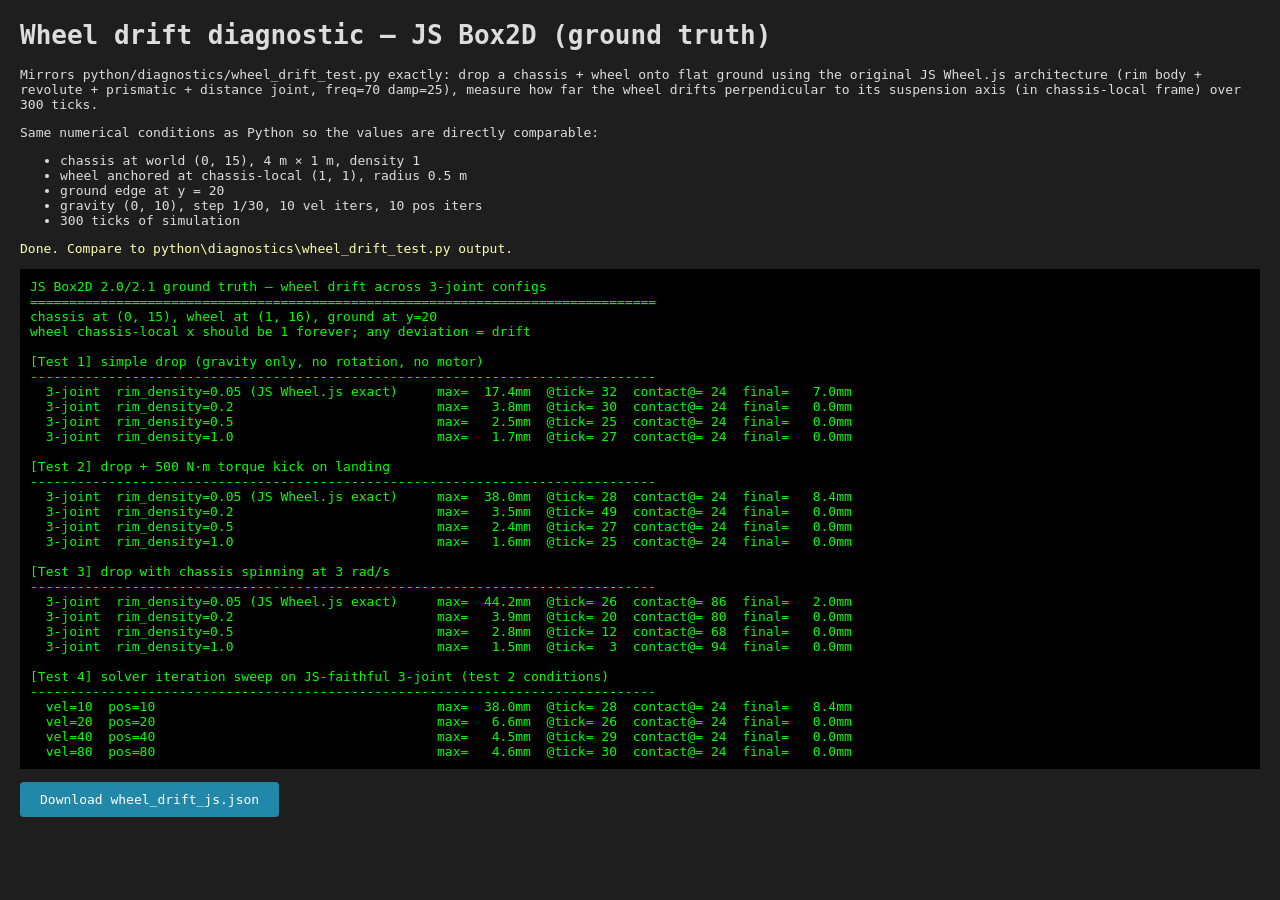
<file: analysis_artifacts/wheel_drift_measure.html>
<!DOCTYPE html>
<html>
<head>
<meta charset="utf-8">
<title>Wheel drift diagnostic — JS Box2D ground truth</title>
<style>
  body { font-family: monospace; margin: 20px; background: #1e1e1e; color: #ddd; }
  pre  { background: #000; color: #0f0; padding: 10px; max-height: 600px; overflow: auto; }
  a.download { display: inline-block; padding: 10px 20px; background: #28a; color: white; text-decoration: none; border-radius: 4px; }
  .meta { color: #ffa; }
  h2 { margin-top: 24px; color: #fff; }
</style>
</head>
<body>
<h1>Wheel drift diagnostic — JS Box2D (ground truth)</h1>
<p>Mirrors <code>python/diagnostics/wheel_drift_test.py</code> exactly: drop a chassis + wheel
   onto flat ground using the original JS Wheel.js architecture (rim body + revolute + prismatic
   + distance joint, <code>freq=70 damp=25</code>), measure how far the wheel drifts perpendicular
   to its suspension axis (in chassis-local frame) over 300 ticks.</p>
<p>Same numerical conditions as Python so the values are directly comparable:</p>
<ul>
  <li>chassis at world (0, 15), 4&nbsp;m × 1&nbsp;m, density 1</li>
  <li>wheel anchored at chassis-local (1, 1), radius 0.5&nbsp;m</li>
  <li>ground edge at y = 20</li>
  <li>gravity (0, 10), step 1/30, 10 vel iters, 10 pos iters</li>
  <li>300 ticks of simulation</li>
</ul>
<p class="meta" id="status">Loading...</p>
<pre id="output"></pre>
<a id="download" class="download" style="display:none">Download wheel_drift_js.json</a>

<script src="../web/libraries/Box2d.js"></script>
<script>
// ---- Box2D shorthands (same names as the rest of the project) ----
var Vec2 = Box2D.Common.Math.b2Vec2;
var b2BodyDef = Box2D.Dynamics.b2BodyDef;
var b2Body = Box2D.Dynamics.b2Body;
var b2FixtureDef = Box2D.Dynamics.b2FixtureDef;
var b2World = Box2D.Dynamics.b2World;
var b2PolygonShape = Box2D.Collision.Shapes.b2PolygonShape;
var b2CircleShape  = Box2D.Collision.Shapes.b2CircleShape;
var b2EdgeShape    = Box2D.Collision.Shapes.b2EdgeShape;
var b2StaticBody   = Box2D.Dynamics.b2Body.b2_staticBody;
var b2DynamicBody  = Box2D.Dynamics.b2Body.b2_dynamicBody;
var b2RevoluteJointDef  = Box2D.Dynamics.Joints.b2RevoluteJointDef;
var b2PrismaticJointDef = Box2D.Dynamics.Joints.b2PrismaticJointDef;
var b2DistanceJointDef  = Box2D.Dynamics.Joints.b2DistanceJointDef;
var b2FilterData = Box2D.Dynamics.b2FilterData;

// JS Box2D 2.0/2.1 has no b2EdgeShape; use a thin polygon for the ground.
// (Box2D.js 2.0 represents ground as polygons typically.)

var WHEEL_CAT   = 0x1;
var CHASSIS_CAT = 0x2;
var GROUND_CAT  = 0x4;

var CHASSIS_X = 0.0,  CHASSIS_Y = 15.0;
var WHEEL_X   = 1.0,  WHEEL_Y   = 16.0;
var GROUND_Y  = 20.0;

// ----------------------------------------------------------------
function makeWorld() {
  var world = new b2World(new Vec2(0, 10), false);

  // Ground — flat horizontal surface at y=20.
  var gd = new b2BodyDef();
  gd.position = new Vec2(0, GROUND_Y + 0.5);  // body center; box extends ±0.5 around it
  gd.type = b2StaticBody;
  var ground = world.CreateBody(gd);
  var gfix = new b2FixtureDef();
  var gshape = new b2PolygonShape();
  gshape.SetAsBox(100, 0.5);
  gfix.shape = gshape;
  gfix.friction = 0.99;
  var gfilt = new b2FilterData();
  gfilt.categoryBits = GROUND_CAT;
  gfilt.maskBits = WHEEL_CAT | CHASSIS_CAT;
  ground.CreateFixture(gfix).SetFilterData(gfilt);

  return world;
}

function makeChassis(world) {
  var bd = new b2BodyDef();
  bd.type = b2DynamicBody;
  bd.position = new Vec2(CHASSIS_X, CHASSIS_Y);
  bd.linearDamping  = 0.05;
  bd.angularDamping = 0.11;
  var chassis = world.CreateBody(bd);
  var fix = new b2FixtureDef();
  var shape = new b2PolygonShape();
  shape.SetAsBox(2.0, 0.5);
  fix.shape = shape;
  fix.density = 1.0;
  fix.friction = 0.5;
  fix.restitution = 0.01;
  var filt = new b2FilterData();
  filt.categoryBits = CHASSIS_CAT;
  filt.maskBits = GROUND_CAT;
  chassis.CreateFixture(fix).SetFilterData(filt);
  return chassis;
}

// Build a JS-faithful 3-joint wheel (mirrors Wheel.js but standalone).
// Returns { rolling, rim }.
function build3jointRig(world, chassis, rimDensity, freq, damp) {
  // Rolling body (this is what touches the ground)
  var rbd = new b2BodyDef();
  rbd.type = b2DynamicBody;
  rbd.position = new Vec2(WHEEL_X, WHEEL_Y);
  var rolling = world.CreateBody(rbd);
  var rfix = new b2FixtureDef();
  rfix.shape = new b2CircleShape(0.5);
  rfix.density = 1.0;
  rfix.friction = 1.0;
  rfix.restitution = 0.1;
  var rfilt = new b2FilterData();
  rfilt.categoryBits = WHEEL_CAT;
  rfilt.maskBits = GROUND_CAT;
  rolling.CreateFixture(rfix).SetFilterData(rfilt);
  rolling.SetAngularDamping(1.8);

  // Rim body (filtered out of all collisions via groupIndex=-1, like Wheel.js)
  var bd2 = new b2BodyDef();
  bd2.type = b2DynamicBody;
  bd2.position = new Vec2(WHEEL_X, WHEEL_Y);
  var rim = world.CreateBody(bd2);
  var fix2 = new b2FixtureDef();
  fix2.shape = new b2CircleShape(0.5);
  fix2.density = rimDensity;
  fix2.friction = 0.99;
  fix2.restitution = 0.2;
  var filt2 = new b2FilterData();
  filt2.groupIndex = -1;
  rim.CreateFixture(fix2).SetFilterData(filt2);

  // Revolute: rolling ↔ rim (free spin)
  var rev = new b2RevoluteJointDef();
  rev.Initialize(rolling, rim, rolling.GetPosition());
  world.CreateJoint(rev);

  // Prismatic: rim ↔ chassis along (0, -1) — the hard axis constraint
  var pris = new b2PrismaticJointDef();
  pris.Initialize(rim, chassis, rolling.GetPosition(), new Vec2(0, -1));
  world.CreateJoint(pris);

  // Distance joint: rim ↔ chassis, anchors 3r apart
  var dist = new b2DistanceJointDef();
  var anchorWheel = new Vec2(WHEEL_X, WHEEL_Y);
  var anchorCar   = new Vec2(WHEEL_X, WHEEL_Y - 1.5);
  dist.Initialize(rim, chassis, anchorWheel, anchorCar);
  dist.frequencyHz = freq;
  dist.dampingRatio = damp;
  world.CreateJoint(dist);

  return { rolling: rolling, rim: rim };
}

// ----------------------------------------------------------------
// Compute "wheel chassis-local x". Mirrors Box2D's GetLocalPoint().
function chassisLocalPoint(chassis, worldPoint) {
  var cp = chassis.GetPosition();
  var a = chassis.GetAngle();
  var dx = worldPoint.x - cp.x;
  var dy = worldPoint.y - cp.y;
  var c = Math.cos(a), s = Math.sin(a);
  // Inverse rotation = transpose for 2D rotation matrix
  return { x:  c * dx + s * dy, y: -s * dx + c * dy };
}

function runDropTest(opts) {
  opts = opts || {};
  var rimDensity = opts.rimDensity != null ? opts.rimDensity : 0.05;
  var freq       = opts.freq       != null ? opts.freq       : 70.0;
  var damp       = opts.damp       != null ? opts.damp       : 25.0;
  var ticks      = opts.ticks      || 300;
  var velIters   = opts.velIters   || 10;
  var posIters   = opts.posIters   || 10;
  var angularKick   = opts.angularKick   || 0.0;
  var initialAngVel = opts.initialAngVel || 0.0;

  var world = makeWorld();
  var chassis = makeChassis(world);
  var rig = build3jointRig(world, chassis, rimDensity, freq, damp);
  var wheel = rig.rolling;

  if (initialAngVel) chassis.SetAngularVelocity(initialAngVel);

  var maxDrift = 0, driftTick = -1, contactTick = -1, kicked = false;
  var finalDrift = 0;

  for (var t = 0; t < ticks; t++) {
    world.Step(1.0 / 30.0, velIters, posIters);
    world.ClearForces();

    // Did the wheel touch the ground?
    var inContact = false;
    var cl = wheel.GetContactList();
    while (cl) { if (cl.contact && cl.contact.IsTouching()) { inContact = true; break; } cl = cl.next; }
    if (inContact && contactTick < 0) contactTick = t;
    if (inContact && !kicked && angularKick !== 0.0 && contactTick === t) {
      chassis.ApplyTorque(angularKick);
      kicked = true;
    }

    var lp = chassisLocalPoint(chassis, wheel.GetPosition());
    var dx = Math.abs(lp.x - WHEEL_X);
    finalDrift = dx;
    if (dx > maxDrift) { maxDrift = dx; driftTick = t; }
  }
  return { max_drift_m: maxDrift, drift_tick: driftTick, contact_tick: contactTick, final_drift_m: finalDrift };
}

function fmt(r) {
  function mm(x) { return (x * 1000).toFixed(1).padStart(6, ' ') + 'mm'; }
  return 'max=' + mm(r.max_drift_m) +
         '  @tick=' + String(r.drift_tick).padStart(3, ' ') +
         '  contact@=' + String(r.contact_tick).padStart(3, ' ') +
         '  final=' + mm(r.final_drift_m);
}

// ----------------------------------------------------------------
function run() {
  var lines = [];
  function log(s) { lines.push(s); }

  log('JS Box2D 2.0/2.1 ground truth — wheel drift across 3-joint configs');
  log('=' .repeat(80));
  log('chassis at (' + CHASSIS_X + ', ' + CHASSIS_Y + '), wheel at (' + WHEEL_X + ', ' + WHEEL_Y + '), ground at y=' + GROUND_Y);
  log('wheel chassis-local x should be ' + WHEEL_X + ' forever; any deviation = drift');
  log('');

  var configs = [
    ['3-joint  rim_density=0.05 (JS Wheel.js exact)', {rimDensity: 0.05, freq: 70, damp: 25}],
    ['3-joint  rim_density=0.2',                       {rimDensity: 0.2,  freq: 70, damp: 25}],
    ['3-joint  rim_density=0.5',                       {rimDensity: 0.5,  freq: 70, damp: 25}],
    ['3-joint  rim_density=1.0',                       {rimDensity: 1.0,  freq: 70, damp: 25}],
  ];

  // Test 1: simple drop
  log('[Test 1] simple drop (gravity only, no rotation, no motor)');
  log('-'.repeat(80));
  var results = { test1: [], test2: [], test3: [], test4: [] };
  for (var i = 0; i < configs.length; i++) {
    var label = configs[i][0], opts = configs[i][1];
    var r = runDropTest(opts);
    log('  ' + label.padEnd(48, ' ') + '  ' + fmt(r));
    results.test1.push({ label: label, opts: opts, result: r });
  }

  // Test 2: drop + torque kick
  log('');
  log('[Test 2] drop + 500 N·m torque kick on landing');
  log('-'.repeat(80));
  for (var i = 0; i < configs.length; i++) {
    var label = configs[i][0], opts = configs[i][1];
    var o = Object.assign({}, opts, { angularKick: 500 });
    var r = runDropTest(o);
    log('  ' + label.padEnd(48, ' ') + '  ' + fmt(r));
    results.test2.push({ label: label, opts: o, result: r });
  }

  // Test 3: chassis already spinning
  log('');
  log('[Test 3] drop with chassis spinning at 3 rad/s');
  log('-'.repeat(80));
  for (var i = 0; i < configs.length; i++) {
    var label = configs[i][0], opts = configs[i][1];
    var o = Object.assign({}, opts, { initialAngVel: 3.0 });
    var r = runDropTest(o);
    log('  ' + label.padEnd(48, ' ') + '  ' + fmt(r));
    results.test3.push({ label: label, opts: o, result: r });
  }

  // Test 4: solver iteration sweep on the JS-faithful 3-joint
  log('');
  log('[Test 4] solver iteration sweep on JS-faithful 3-joint (test 2 conditions)');
  log('-'.repeat(80));
  var iterCombos = [[10,10],[20,20],[40,40],[80,80]];
  for (var i = 0; i < iterCombos.length; i++) {
    var vi = iterCombos[i][0], pi = iterCombos[i][1];
    var o = { rimDensity: 0.05, freq: 70, damp: 25, angularKick: 500, velIters: vi, posIters: pi };
    var r = runDropTest(o);
    var label = 'vel=' + String(vi).padEnd(3, ' ') + ' pos=' + String(pi).padEnd(3, ' ');
    log('  ' + label.padEnd(48, ' ') + '  ' + fmt(r));
    results.test4.push({ label: label, opts: o, result: r });
  }

  document.getElementById('output').textContent = lines.join('\n');
  document.getElementById('status').textContent = 'Done. Compare to python\\diagnostics\\wheel_drift_test.py output.';

  // Make JSON downloadable.
  var blob = new Blob([JSON.stringify(results, null, 2)], { type: 'application/json' });
  var a = document.getElementById('download');
  a.href = URL.createObjectURL(blob);
  a.download = 'wheel_drift_js.json';
  a.style.display = 'inline-block';
  a.textContent = 'Download wheel_drift_js.json';
}

window.addEventListener('load', function () {
  try { run(); }
  catch (e) {
    document.getElementById('status').textContent = 'ERROR: ' + e.message;
    document.getElementById('output').textContent = (e.stack || String(e));
    throw e;
  }
});
</script>

</body>
</html>
</file>
<file: web/style.css>
/* Page chrome for the game. The canvas draws its own HUD; this styles everything
   around it: top bar, toolbar, records strip, Tools drawer, and modals. */
:root {
  --bg: #0d1322;
  --bg-2: #141c30;
  --panel: #18223a;
  --panel-2: #1f2b47;
  --line: #2a3857;
  --text: #e6ecf5;
  --muted: #8f9db6;
  --accent: #ffb020;       /* HCR-ish orange/gold */
  --accent-2: #ff7a1a;
  --go: #2fbf71;
  --go-2: #22a35f;
  --danger: #e0514b;
  --ai: #55ccff;
  --human: #ffcc55;
  --radius: 12px;
  --display: "Lilita One", "Arial Black", sans-serif;
  --ui: "Nunito", "Segoe UI", system-ui, sans-serif;
}
* { box-sizing: border-box; }
html, body { margin: 0; }
body {
  font-family: var(--ui); color: var(--text); font-size: 15px;
  background: radial-gradient(1200px 600px at 50% -200px, #22335a 0%, var(--bg) 60%) fixed, var(--bg);
  min-height: 100vh;
}
kbd {
  font-family: var(--ui); font-weight: 800; font-size: 11px; line-height: 1;
  padding: 3px 6px; border-radius: 5px; background: #0b1120; border: 1px solid var(--line);
  border-bottom-width: 2px; color: #cfd8e8; white-space: nowrap;
}

/* ---- Top bar ---- */
.topbar {
  display: flex; align-items: center; gap: 16px; flex-wrap: wrap;
  padding: 10px 20px; border-bottom: 1px solid var(--line);
  background: rgba(10, 15, 28, 0.7); backdrop-filter: blur(6px);
  position: sticky; top: 0; z-index: 50;
}
.brand { display: flex; align-items: center; gap: 10px; margin-right: 8px; }
.brand-mark { width: 34px; height: 34px; }
.brand-name { font-family: var(--display); font-size: 24px; letter-spacing: 0.5px; color: #fff; }
.brand-name em { font-style: normal; color: var(--accent); }
.modes { display: flex; gap: 4px; background: var(--bg-2); padding: 4px; border-radius: 999px; border: 1px solid var(--line); }
.modes button {
  background: transparent; color: var(--muted); border-radius: 999px; padding: 7px 14px;
  font-weight: 800; font-size: 14px;
}
.modes button:hover:not(:disabled) { background: var(--panel-2); color: var(--text); }
.modes button.active { background: linear-gradient(180deg, var(--accent), var(--accent-2)); color: #2a1600; }
.topbar-right { margin-left: auto; display: flex; gap: 8px; }
#mode { position: absolute; width: 1px; height: 1px; opacity: 0; pointer-events: none; }

/* ---- Buttons ---- */
button {
  font: inherit; font-weight: 700; cursor: pointer; border: none; border-radius: 10px;
  padding: 8px 14px; color: var(--text); background: var(--panel-2);
  transition: background 0.12s, transform 0.06s, opacity 0.12s;
}
button:hover:not(:disabled) { background: #2a3a5f; }
button:active:not(:disabled) { transform: translateY(1px); }
button:disabled { opacity: 0.45; cursor: not-allowed; }
button:focus { outline: none; }
button:focus-visible { outline: 2px solid var(--accent); outline-offset: 2px; }
button.primary { background: linear-gradient(180deg, #38d27f, var(--go-2)); color: #06210f; }
button.primary:hover:not(:disabled) { background: linear-gradient(180deg, #45e08c, #27b068); }
button.danger { background: var(--danger); color: #fff; }
button.danger:hover:not(:disabled) { background: #ef625c; }
button.ghost { background: transparent; border: 1px solid var(--line); }
button.ghost:hover:not(:disabled) { background: var(--panel); }
button .k { margin-left: 6px; }
select, input[type=number] {
  font: inherit; font-weight: 700; color: var(--text); background: var(--bg-2);
  border: 1px solid var(--line); border-radius: 8px; padding: 6px 8px;
}
input[type=number] { width: 90px; }

/* ---- Stage ---- */
.main { margin: 0 auto; padding: 16px 16px 40px; }
.stage-frame { position: relative; width: fit-content; max-width: 100%; margin: 0 auto; }
.stage-frame:fullscreen {
  width: 100vw; height: 100vh; max-width: none; background: #000;
  display: flex; align-items: center; justify-content: center;
}
.stage-frame:fullscreen #stage { border-radius: 0; box-shadow: none; }
#stage {
  display: block; border-radius: 16px; background: #87ceeb;
  box-shadow: 0 20px 60px rgba(0, 0, 0, 0.5), 0 0 0 1px rgba(255, 255, 255, 0.06);
}
#stage:focus { outline: none; }
#toast {
  position: absolute; left: 50%; bottom: 18px; transform: translate(-50%, 10px);
  max-width: min(80%, 760px); padding: 9px 16px; border-radius: 12px;
  background: rgba(10, 15, 28, 0.88); color: #ffe9a8; font-weight: 700; font-size: 14px;
  text-align: center; pointer-events: none; opacity: 0; transition: opacity 0.2s, transform 0.2s;
}
#toast.show { opacity: 1; transform: translate(-50%, 0); }
.endcard-toggle {
  position: absolute; transform: translateX(-50%); z-index: 5; display: flex; align-items: center; gap: 7px;
  padding: 6px 12px; border-radius: 999px; background: rgba(14,20,34,0.88); color: #c9d4e2;
  font-size: 13px; font-weight: 800; cursor: pointer; white-space: nowrap; user-select: none;
}
.endcard-toggle input, .rec-cheat-toggle input { accent-color: #ff6b6b; width: 15px; height: 15px; margin: 0; }
.rec-cheat-toggle { display: inline-flex; align-items: center; gap: 6px; margin-left: auto; color: var(--muted);
  font-size: 12px; font-weight: 800; cursor: pointer; user-select: none; }
.rec-cheat { display: block; color: #ff6b6b; font-size: 12px; font-weight: 800; }
.rec-all-toggle { display: inline-flex; align-items: center; gap: 6px; color: var(--muted);
  font-size: 12px; font-weight: 800; cursor: pointer; user-select: none; }
.rec-all-toggle input { width: 15px; height: 15px; margin: 0; }
.rec.cheat .rec-val, .rec.time.cheat .rec-val { color: #ff6b6b; }

/* ---- Toolbar ---- */
.toolbar {
  display: flex; align-items: center; flex-wrap: wrap; gap: 10px;
  max-width: var(--stage-w, 1280px); margin: 14px auto 0; padding: 10px 12px;
  background: var(--panel); border: 1px solid var(--line); border-radius: var(--radius);
}
.group { display: flex; align-items: center; gap: 6px; }
.sep { width: 1px; height: 26px; background: var(--line); }
.chip {
  display: inline-flex; align-items: center; gap: 6px; padding: 6px 12px; border-radius: 999px;
  background: var(--bg-2); border: 1px solid var(--line); color: #9fd4ff; font-weight: 700; font-size: 13px;
  max-width: 320px; overflow: hidden; text-overflow: ellipsis; white-space: nowrap;
}
.chip .lbl { color: var(--muted); }
.label { color: var(--muted); font-weight: 700; font-size: 13px; }
.push-right { margin-left: auto; }   /* Pause/Fullscreen + the CTA hug the right edge */
.cta button.primary { padding: 10px 18px; font-size: 15px; }
details.pop { position: relative; }
details.pop > summary {
  list-style: none; cursor: pointer; padding: 8px 10px; border-radius: 10px; background: var(--panel-2);
  font-weight: 700; user-select: none;
}
details.pop > summary::-webkit-details-marker { display: none; }
details.pop[open] > .pop-body {
  position: absolute; right: 0; top: calc(100% + 8px); z-index: 40; width: 280px;
  background: var(--panel); border: 1px solid var(--line); border-radius: var(--radius);
  padding: 14px; box-shadow: 0 16px 40px rgba(0, 0, 0, 0.5); font-size: 13px; color: var(--muted);
}
.pop-body label { display: flex; align-items: center; justify-content: space-between; gap: 10px; color: var(--text); font-weight: 700; margin-bottom: 8px; }

.subbar {
  max-width: var(--stage-w, 1280px); margin: 8px auto 0; display: flex; flex-wrap: wrap; align-items: center; gap: 10px;
  color: var(--muted); font-size: 13px; font-weight: 700; min-height: 22px; padding: 0 4px;
}
#status { color: var(--muted); }
#backtrack_status { color: #ffe9a8; }
.pill {
  display: inline-flex; align-items: center; gap: 6px; padding: 3px 10px; border-radius: 999px;
  background: rgba(47, 191, 113, 0.15); color: #7dffa6; font-weight: 800;
}
#bestofx_panel {
  max-width: var(--stage-w, 1280px); margin: 10px auto 0; padding: 10px 12px; border-radius: var(--radius);
  background: var(--panel); border: 1px solid var(--line);
}
#bestofx_panel .row { display: flex; flex-wrap: wrap; align-items: center; gap: 10px; }
#bestofx_status { color: #ffe9a8; font-weight: 700; }
#bestofx_select { min-width: 260px; }

/* ---- Records strip ---- */
.records {
  max-width: var(--stage-w, 1280px); margin: 14px auto 0; display: grid; gap: 10px;
  grid-template-columns: auto repeat(4, 1fr); align-items: stretch;
}
.records-title {
  display: flex; flex-direction: column; justify-content: center; align-items: flex-start; padding: 0 8px;
  background: none; border-radius: var(--radius); text-align: left; font-weight: 400;
  font-family: var(--display); font-size: 20px; color: var(--accent); line-height: 1.1;
}
.records-title:hover:not(:disabled) { background: var(--panel); }
.records-title small { font-family: var(--ui); font-size: 12px; color: var(--muted); font-weight: 700; }
.rec {
  background: var(--panel); border: 1px solid var(--line); border-radius: var(--radius);
  padding: 10px 14px; min-width: 0; position: relative;
}
.rec-pin { position: absolute; top: 6px; right: 6px; padding: 2px 5px; font-size: 14px; line-height: 1;
  background: none; filter: grayscale(1); opacity: 0.45; }
.rec-pin:hover:not(:disabled) { opacity: 0.9; background: var(--panel-2); }
.rec-pin.on { filter: none; opacity: 1; }
.rec-val { font-family: var(--display); font-size: 26px; color: #fff; line-height: 1.1; }
.rec-sub { color: var(--muted); font-size: 12px; font-weight: 700; overflow: hidden; text-overflow: ellipsis; white-space: nowrap; }
.rec.time .rec-val { color: #ffe9a8; }

.hint {
  max-width: var(--stage-w, 1280px); margin: 16px auto 0; text-align: center; color: var(--muted); font-size: 13px; font-weight: 700;
  display: flex; flex-wrap: wrap; justify-content: center; gap: 6px 18px;
}
.hint span { display: inline-flex; align-items: center; gap: 5px; }

/* ---- Tools drawer ---- */
.drawer {
  position: fixed; top: 0; right: 0; height: 100vh; width: 360px; max-width: 92vw; z-index: 60;
  background: var(--bg-2); border-left: 1px solid var(--line); box-shadow: -20px 0 60px rgba(0, 0, 0, 0.45);
  transform: translateX(105%); transition: transform 0.22s ease; overflow-y: auto; padding: 18px;
}
.drawer.open { transform: none; }
.drawer-head { display: flex; align-items: center; justify-content: space-between; margin-bottom: 8px; }
.drawer-head h2 { font-family: var(--display); font-weight: 400; font-size: 24px; margin: 0; }
.drawer h3 {
  font-size: 12px; text-transform: uppercase; letter-spacing: 1px; color: var(--muted);
  margin: 18px 0 8px; font-weight: 800;
}
.drawer .note { color: var(--muted); font-size: 12px; line-height: 1.5; margin: 6px 0 0; }
.toggle {
  display: flex; align-items: center; gap: 10px; padding: 8px 10px; border-radius: 10px; cursor: pointer;
  font-weight: 700;
}
.toggle:hover { background: var(--panel); }
.toggle input { position: absolute; opacity: 0; width: 1px; height: 1px; }
.toggle .sw {
  width: 36px; height: 20px; border-radius: 999px; background: #33415f; position: relative; flex: none;
  transition: background 0.15s;
}
.toggle .sw::after {
  content: ""; position: absolute; top: 3px; left: 3px; width: 14px; height: 14px; border-radius: 50%;
  background: #cfd8e8; transition: transform 0.15s;
}
.toggle input:checked + .sw { background: var(--accent-2); }
.toggle input:checked + .sw::after { transform: translateX(16px); background: #fff; }
.toggle kbd { margin-left: auto; }
.btn-grid { display: grid; grid-template-columns: 1fr 1fr; gap: 6px; }
.btn-grid button { display: flex; justify-content: space-between; align-items: center; text-align: left; }
#bp_status { display: block; color: #ffe9a8; font-size: 13px; line-height: 1.5; min-height: 20px; }
#advanced_panel summary { cursor: pointer; color: var(--muted); font-weight: 800; padding: 8px 0; }
#advanced_panel .dbg { font-size: 12px; color: var(--muted); margin: 8px 0; line-height: 2; }
#advanced_panel .dbg input { width: 64px; padding: 3px 6px; }
#bp_live { font-family: ui-monospace, monospace; color: #9f9; }
/* Dev mode (game/dev.js): .dev-only stays hidden until body.dev */
body:not(.dev) .dev-only { display: none !important; }
body.dev .dev-unlock { display: none; }
#dev_section { border: 1px solid #6a4fa0; border-radius: 12px; padding: 4px 10px 6px; margin-top: 18px; background: rgba(120, 80, 200, 0.08); }
#dev_section .dbg { font-size: 12px; color: var(--muted); margin: 8px 0; line-height: 2; }
#dev_section .dbg button { padding: 4px 8px; font-size: 12px; }
#dev_section .dbg b { color: var(--text, #e6edf7); }
#hr_list { max-height: 220px; overflow-y: auto; line-height: 1.4; }
.hr-row { display: flex; align-items: center; gap: 6px; padding: 2px 4px; border-radius: 6px; }
.hr-row:nth-child(odd) { background: var(--bg-2); }
.hr-row span { flex: 1; white-space: pre-line; }
.hr-row .hr-idle { color: #e8a33a; }
#dev_section .hr-row button { padding: 1px 7px; }
.dev-head { display: flex; justify-content: space-between; align-items: center; }
.dev-head h3 { margin: 10px 0 6px; color: #c9a8ff; }
.dev-head button { padding: 3px 10px; font-size: 12px; }
.dev-unlock { display: block; margin: 22px auto 0; padding: 3px 10px; font-size: 11px; opacity: 0.45;
  background: transparent; border: 1px solid var(--line); color: var(--muted); }
.dev-unlock:hover { opacity: 1; }
.dev-form { display: flex; gap: 8px; justify-content: center; }
.dev-form input { width: 220px; padding: 6px 10px; }
#dev_err { color: #ff8a80; min-height: 18px; margin: 8px 0 0; }
/* Physics playground (game/tune.js builds the rows) */
.tune-presets { display: flex; flex-wrap: wrap; align-items: center; gap: 6px; margin: 4px 0 10px; }
.tune-preset-btns { display: flex; flex-wrap: wrap; gap: 6px; }
.tune-presets button { padding: 5px 9px; font-size: 12px; }
.dbg-lbl { color: var(--muted); font-size: 12px; font-weight: 700; width: 100%; }
details.tune-sec { border: 1px solid var(--line); border-radius: 10px; margin: 6px 0; background: var(--panel); }
details.tune-sec > summary {
  display: flex; justify-content: space-between; align-items: center; gap: 8px;
  padding: 8px 10px; cursor: pointer; font-weight: 800; font-size: 13px; color: var(--text, #e6edf7);
}
details.tune-sec[open] > summary { border-bottom: 1px solid var(--line); }
.tune-badge { font-size: 11px; font-weight: 800; color: var(--accent-2); }
.tune-badge.warn { color: #ffc933; }
.tune-row {
  display: grid; grid-template-columns: 1fr 104px 54px; align-items: center; gap: 8px;
  padding: 3px 10px; font-size: 12px; color: var(--muted); font-weight: 700;
}
.tune-row .tl { cursor: default; }
.tune-row input[type=range] { width: 100%; accent-color: var(--accent-2); }
.tune-row input[type=text] { width: 100%; padding: 3px 5px; font-size: 12px; text-align: right; }
.tune-row.pending .tl::after, div.pending > .toggle .tl::after { content: " ↺"; color: #ffc933; }
details.tune-sec .toggle { font-size: 12px; padding: 5px 10px; color: var(--muted); }
.tune-row.mod .tl, details.tune-sec div.mod > .toggle { color: var(--accent-2); }
.tune-foot { display: flex; justify-content: space-between; align-items: center; gap: 8px; padding: 6px 10px 8px;
  font-size: 11px; color: var(--muted); }
.tune-foot button { padding: 4px 8px; font-size: 11px; margin-left: auto; }
.scrim {
  position: fixed; inset: 0; background: rgba(4, 7, 14, 0.5); z-index: 55; opacity: 0; pointer-events: none;
  transition: opacity 0.2s;
}
.scrim.show { opacity: 1; pointer-events: auto; }

/* ---- Modals ---- */
.hcr-modal {
  display: none; position: fixed; top: 50%; left: 50%; transform: translate(-50%, -50%);
  background: var(--panel); color: var(--text); border: 1px solid var(--line); border-radius: 16px;
  padding: 20px 24px; z-index: 1000; box-shadow: 0 24px 70px rgba(0, 0, 0, 0.6); font-size: 14px;
  min-width: 340px; max-width: min(92vw, 640px); max-height: 86vh; overflow-y: auto;
}
.hcr-modal .modal-title { font-family: var(--display); font-size: 24px; text-align: center; margin-bottom: 10px; }
.hcr-modal .modal-note { color: var(--muted); font-size: 12px; margin-bottom: 10px; line-height: 1.5; text-align: center; }
.hcr-modal .modal-footer { text-align: center; margin-top: 14px; }
.menu-list { max-height: 340px; overflow-y: auto; margin: 4px 0; }
.terrain-row { display: flex; align-items: center; gap: 8px; padding: 6px 8px; border-radius: 8px; }
.terrain-row:nth-child(odd) { background: var(--bg-2); }
.terrain-row .terrain-name { flex: 1; overflow: hidden; text-overflow: ellipsis; white-space: nowrap; font-weight: 700; }
.terrain-row button { padding: 5px 12px; font-size: 13px; }
#records_panel { width: min(92vw, 720px); max-width: none; }
.rec-summary { display: grid; grid-template-columns: 1fr 1fr; gap: 10px; margin-bottom: 12px; }
.rec-summary .rec { background: var(--bg-2); }
.rec-sortbar { display: flex; align-items: center; gap: 10px; margin-bottom: 8px; }
.seg { display: flex; gap: 3px; background: var(--bg-2); padding: 3px; border-radius: 999px; border: 1px solid var(--line); }
.seg button { background: transparent; color: var(--muted); border-radius: 999px; padding: 5px 12px; font-size: 13px; }
.seg button:hover:not(:disabled) { background: var(--panel-2); color: var(--text); }
.seg button.active { background: linear-gradient(180deg, var(--accent), var(--accent-2)); color: #2a1600; }
.terrain-row.rec-row { display: grid; grid-template-columns: 36px minmax(0, 1fr) 96px 104px 176px; gap: 8px; }
.rec-row.unlisted { opacity: 0.75; }
.rec-row .rec-note { display: block; color: var(--muted); font-size: 11px; font-weight: 700;
  overflow: hidden; text-overflow: ellipsis; }
.rec-row .rec-note.expiring { color: #ffb38a; }
.rec-row .rec-pin-btn { padding-left: 8px; padding-right: 8px; filter: grayscale(1); opacity: 0.5; }
.rec-row .rec-pin-btn.on { filter: none; opacity: 1; }
.rec-row .rec-id { color: var(--muted); font-weight: 800; font-size: 12px; }
.rec-row .rec-stat { font-family: var(--display); font-size: 16px; text-align: right; white-space: nowrap; }
.rec-row .rec-stat.time { color: #ffe9a8; }
.rec-row .rec-actions { display: flex; gap: 6px; justify-content: flex-end; }
.rec-row .trophy { font-size: 12px; margin-right: 4px; }
.rec-row .rec-stat .rec-cheat { font-family: var(--ui); }
.rec-row .rec-expand { cursor: pointer; color: var(--muted); font-family: var(--ui); font-size: 15px; margin-right: 6px;
  vertical-align: middle; }
.rec-row .rec-expand:hover { color: var(--text); }
.rec-parts { margin: -2px 0 6px 44px; padding: 6px 10px; border-left: 2px solid var(--line); font-size: 12px;
  color: var(--muted); line-height: 1.7; }
.rec-parts b { color: var(--text); }
.rec-parts .cheat b { color: #ff6b6b; }
.rec-parts span { color: var(--text); font-weight: 800; }
.rec-parts .hot { color: #ff6b6b; }
.rec-parts .legend, .rec-row .rec-legend { color: #ffd27f; }
.rec-row .rec-legend { font-family: var(--ui); font-size: 13px; }
.terrain-row.rec-head { background: none !important; color: var(--muted); font-size: 11px; font-weight: 800;
  text-transform: uppercase; letter-spacing: 0.8px; padding-top: 0; padding-bottom: 2px; }
.rec-head span:nth-child(3), .rec-head span:nth-child(4) { text-align: right; }
.rec-head .sorted { color: var(--accent); }
.menu-empty { color: var(--muted); padding: 14px 8px; text-align: center; line-height: 1.5; }
.keys { border-collapse: collapse; width: 100%; }
.keys td { padding: 5px 8px; vertical-align: top; line-height: 1.5; }
.keys td:first-child { white-space: nowrap; }
.keys tr.sec td { padding-top: 12px; color: var(--accent); font-weight: 800; font-size: 12px; text-transform: uppercase; letter-spacing: 1px; }
.teleport-row { display: flex; justify-content: space-between; align-items: center; gap: 12px; margin: 8px 0; font-weight: 700; }

@media (max-width: 900px) {
  .records { grid-template-columns: repeat(2, 1fr); }
  .records-title { grid-column: 1 / -1; }
  .push-right { margin-left: 0; }
  .brand-name { font-size: 20px; }
}
</file>
